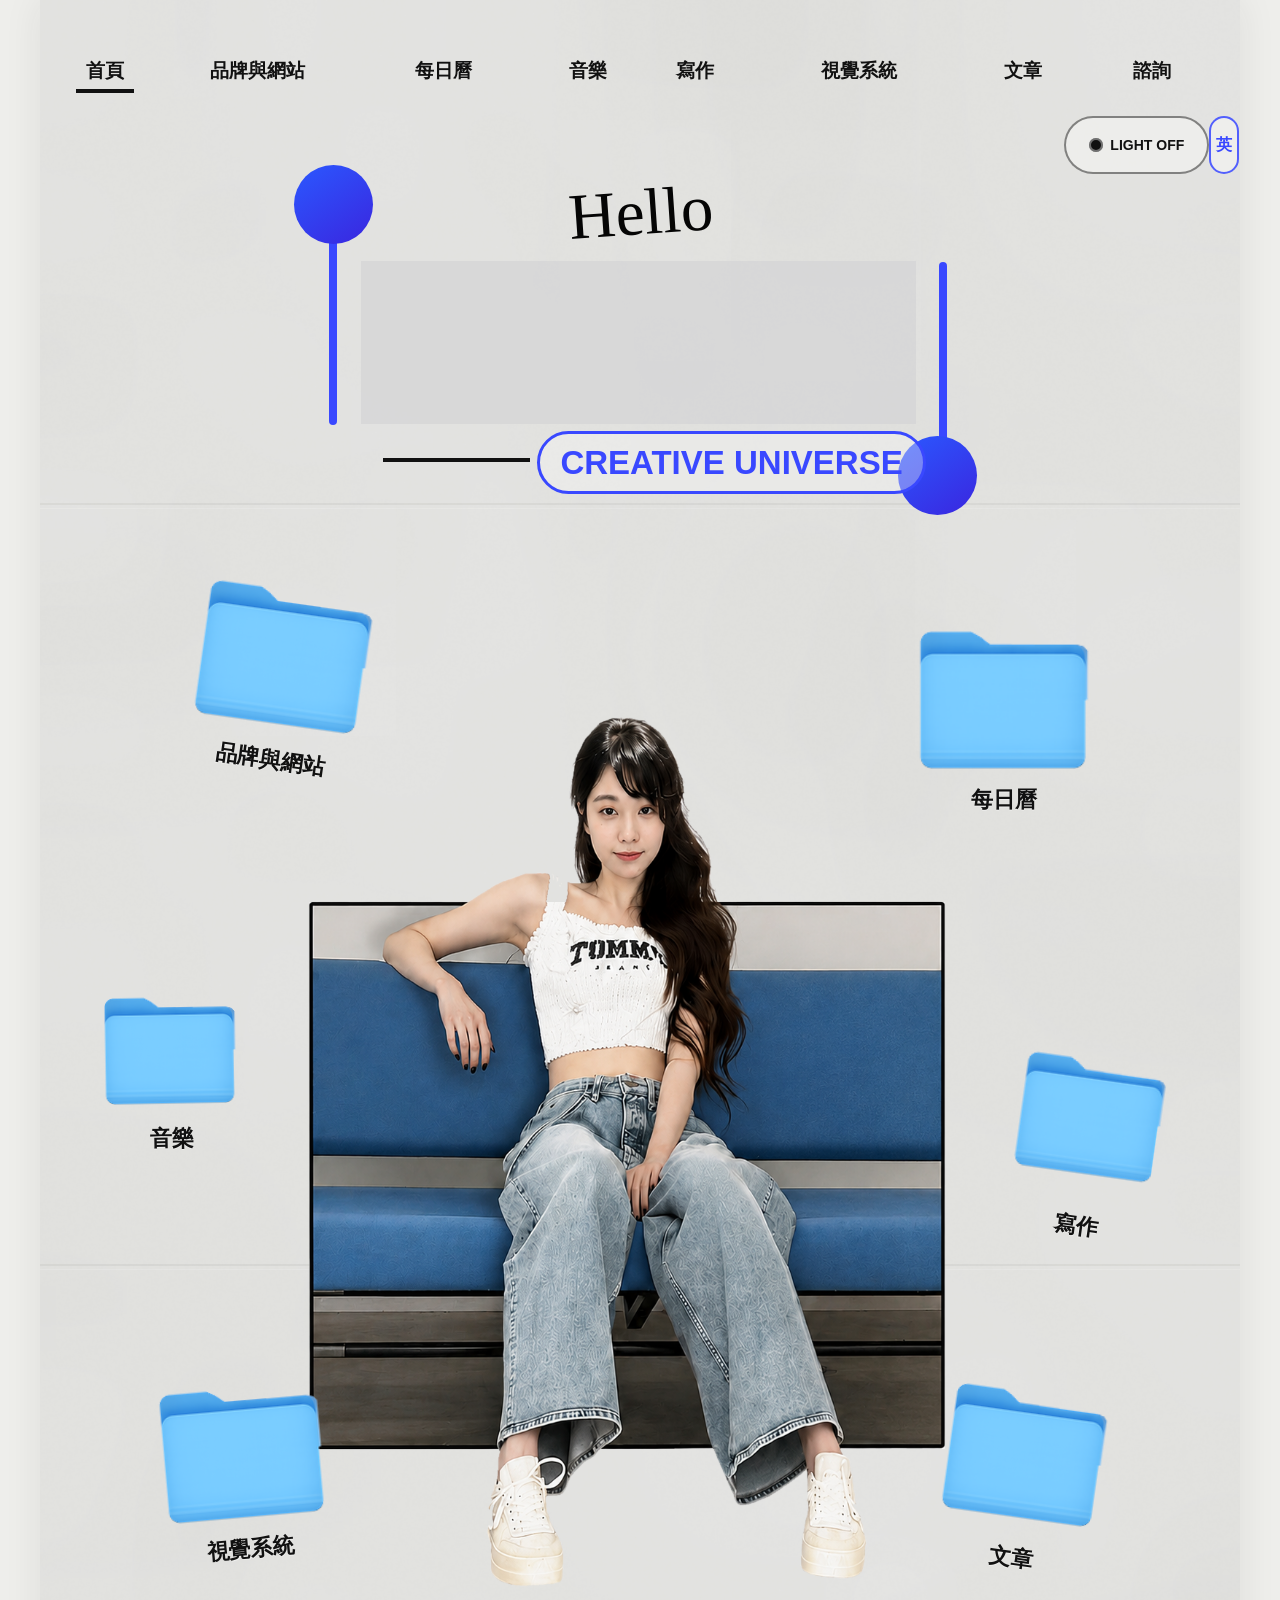
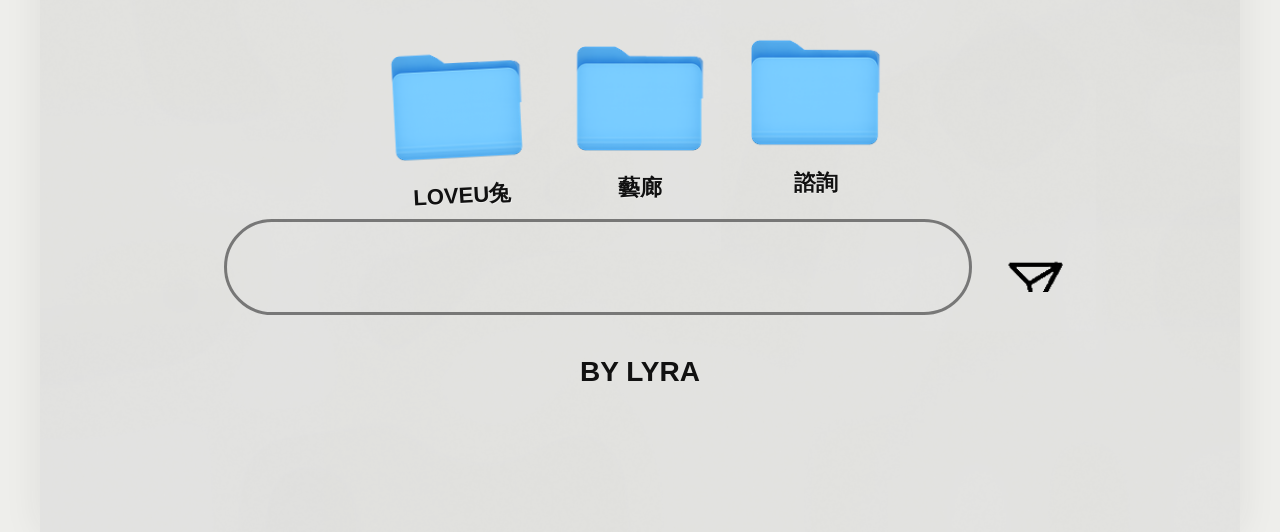
<file: index.html>
<!doctype html>
<html lang="zh-Hant">
  <head>
    <meta charset="utf-8">
    <meta name="viewport" content="width=device-width, initial-scale=1">
    <title>LYRA Creative Universe</title>
    <link rel="stylesheet" href="style.css?v=swap-vizion-brand-20261118">
    <script src="script.js?v=gallery-desktop-20261026" defer></script>
  </head>
  <body>
    <main class="stage is-zh" aria-label="LYRA Creative Universe">
      <h1 class="sr-only">LYRA Creative Universe</h1>
      <button class="light-toggle" type="button" aria-pressed="false">
        <span class="light-toggle-icon" aria-hidden="true"></span>
        <span class="light-toggle-text">LIGHT OFF</span>
      </button>
      <button class="language-toggle" type="button" aria-label="Switch language to English" aria-pressed="true">
        <span data-language-text>英</span>
      </button>

      <nav class="nav-hotspots" aria-label="Primary">
        <a class="hotspot nav-home" href="#home" data-en="Home" data-zh="首頁">首頁</a>
        <a class="hotspot nav-vizion" href="#vizion-system" data-en="Vizion System" data-zh="視覺系統">視覺系統</a>
        <a class="hotspot nav-calendar" href="#daily-calendar" data-en="Daily Calendar" data-zh="每日曆">每日曆</a>
        <a class="hotspot nav-music" href="#music" data-en="Music" data-zh="音樂">音樂</a>
        <a class="hotspot nav-writing" href="#writing" data-en="Writing" data-zh="寫作">寫作</a>
        <a class="hotspot nav-brand" href="#vanchuan-design" data-en="Brand &amp; Website" data-zh="品牌與網站">品牌與網站</a>
        <a class="hotspot nav-articles" href="#articles" data-en="Articles" data-zh="文章">文章</a>
        <a class="hotspot nav-consultation" href="book-a-consultation/index.html" data-en="Consultation" data-zh="諮詢">諮詢</a>
      </nav>

      <section class="hero-logo" id="home" aria-label="LYRA Creative Universe">
        <img class="hero-logo-art" src="assets/hero-logo-figure-2.png" alt="" aria-hidden="true">
        <div class="logo-rule left-rule"></div>
        <div class="logo-rule right-rule"></div>
        <div class="logo-orb left-orb"></div>
        <div class="logo-orb right-orb"></div>
        <p class="hello">Hello</p>
        <div class="lyra-panel">
          <span class="lyra-word" aria-label="LYRA">
            <span class="lyra-letter">L</span><span class="lyra-letter">Y</span><span class="lyra-letter">R</span><span class="lyra-letter">A</span>
          </span>
        </div>
        <div class="short-line" aria-hidden="true"></div>
        <p class="universe">Creative Universe</p>
      </section>

      <section class="portrait-scene" aria-label="Portrait">
        <img src="assets/portrait-scene.png" alt="">
      </section>

      <section class="folder-grid" aria-label="Creative sections">
        <a class="folder folder-vizion" id="vizion-system" href="#vizion-system">
          <img src="assets/folder-vizion-icon.png" alt="">
          <span data-en="Vizion System" data-zh="視覺系統">視覺系統</span>
        </a>
        <a class="folder folder-calendar" id="daily-calendar" href="#daily-calendar">
          <img src="assets/folder-calendar-icon.png" alt="">
          <span data-en="Daily<br>Calendar" data-zh="每日曆">每日曆</span>
        </a>
        <a class="folder folder-music" id="music" href="#music">
          <img src="assets/folder-music-icon.png" alt="">
          <span data-en="Music" data-zh="音樂">音樂</span>
        </a>
        <a class="folder folder-writing" id="writing" href="#writing">
          <img src="assets/folder-writing-icon.png" alt="">
          <span data-en="Writing" data-zh="寫作">寫作</span>
        </a>
        <a class="folder folder-brand" id="brand" href="#vanchuan-design">
          <img src="assets/folder-brand-icon.png" alt="">
          <span data-en="Brand &amp; Website" data-zh="品牌與網站">品牌與網站</span>
        </a>
        <a class="folder folder-articles" id="articles" href="#articles">
          <img src="assets/folder-articles-icon.png" alt="">
          <span data-en="Articles" data-zh="文章">文章</span>
        </a>
        <a class="folder folder-loveu-rabbit" id="loveu-rabbit" href="#loveu-rabbit">
          <img src="assets/folder-consultation-icon.png" alt="">
          <span data-en="LoveU兔" data-zh="LoveU兔">LoveU兔</span>
        </a>
        <a class="folder folder-gallery" id="gallery" href="#gallery">
          <img src="assets/folder-articles-icon.png" alt="">
          <span data-en="Gallery" data-zh="藝廊">藝廊</span>
        </a>
        <a class="folder folder-consultation" id="consultation" href="book-a-consultation/index.html">
          <img src="assets/folder-consultation-icon.png" alt="">
          <span data-en="Consultation" data-zh="諮詢">諮詢</span>
        </a>
      </section>

      <form class="message-form" action="#" aria-label="Send Message">
        <label class="sr-only" for="message" data-en="Send Message" data-zh="傳送訊息">傳送訊息</label>
        <input id="message" name="message" type="text" autocomplete="off" aria-label="傳送訊息" placeholder="想說些什麼？" data-placeholder-en="What's on your mind?" data-placeholder-zh="想說些什麼？">
        <button type="submit" aria-label="傳送訊息" data-aria-en="Send message" data-aria-zh="傳送訊息">
          <img src="assets/send-plane-icon.png" alt="">
        </button>
      </form>

      <p class="credit">BY LYRA</p>
      <section class="brand-website-view" aria-label="Brand Website" aria-hidden="true" style="position: fixed; inset: 0; z-index: 9999; display: none; width: 100vw; height: 100vh; background: #f2f2ef;">
        <iframe
          title="Brand Website"
          src="https://mina4272.github.io/j_home/Codex/lyra-design-no-filter/?v=1fadafd"
          loading="lazy"
          referrerpolicy="no-referrer-when-downgrade"
          style="display: block; width: 100%; height: 100%; border: 0; background: #f2f2ef;"
        ></iframe>
      </section>
      <section class="articles-view" aria-label="K-pop Culture" aria-hidden="true" style="position: fixed; inset: 0; z-index: 10000; display: none; width: 100vw; height: 100vh; background: #f4efe4;">
        <iframe
          title="K-pop Culture"
          src="articles/kpop-culture/kpop-culture.html?v=80feab2e"
          loading="lazy"
          style="display: block; width: 100%; height: 100%; border: 0; background: #f4efe4;"
        ></iframe>
      </section>
      <section class="gallery-desktop" aria-label="Creative Flow Lab Gallery" aria-hidden="true">
        <button class="gallery-desktop-icon" type="button" data-gallery-open aria-label="Open Gallery">
          <img src="assets/folder-articles-icon.png" alt="">
          <span>Gallery</span>
        </button>

        <section class="gallery-window is-minimized" role="dialog" aria-modal="false" aria-labelledby="gallery-title">
          <header class="gallery-titlebar" data-gallery-drag>
            <h2 id="gallery-title">Gallery</h2>
            <div class="gallery-window-controls">
              <button type="button" data-gallery-minimize aria-label="Minimize Gallery">&#8722;</button>
              <button type="button" data-gallery-maximize aria-label="Maximize Gallery">&#9633;</button>
              <button type="button" data-gallery-close aria-label="Close Gallery">&#215;</button>
            </div>
          </header>

          <div class="gallery-toolbar" aria-label="Gallery tools">
            <label class="gallery-tool-button">
              <input type="file" accept="image/*" multiple data-gallery-upload>
              <span aria-hidden="true">+</span> Upload images
            </label>
            <button class="gallery-tool-button" type="button" data-gallery-delete disabled>
              <span aria-hidden="true">&#128465;</span> Delete selected
            </button>
            <span class="gallery-status" data-gallery-status aria-live="polite"></span>
          </div>

          <div class="gallery-grid" aria-label="Gallery images">
            <button class="gallery-file" type="button" data-gallery-id="gallery-8595" data-gallery-kind="default"><img src="assets/gallery/gallery-01.jpg?v=mobile-20261026" alt="IMG 8595"><span>IMG_8595</span></button>
            <button class="gallery-file" type="button" data-gallery-id="gallery-8594" data-gallery-kind="default"><img src="assets/gallery/gallery-02.jpg?v=mobile-20261026" alt="IMG 8594"><span>IMG_8594</span></button>
            <button class="gallery-file" type="button" data-gallery-id="gallery-8549" data-gallery-kind="default"><img src="assets/gallery/gallery-03.jpg?v=mobile-20261026" alt="IMG 8549"><span>IMG_8549</span></button>
            <button class="gallery-file" type="button" data-gallery-id="gallery-8325" data-gallery-kind="default"><img src="assets/gallery/gallery-04.jpg?v=mobile-20261026" alt="IMG 8325"><span>IMG_8325</span></button>
          </div>

          <div class="gallery-viewer" aria-hidden="true">
            <header>
              <span data-gallery-caption>IMG_8595</span>
              <div class="gallery-viewer-actions">
                <button type="button" data-gallery-delete disabled aria-label="Delete image">&#128465;</button>
                <button type="button" data-gallery-viewer-close aria-label="Close image">&#215;</button>
              </div>
            </header>
            <div class="gallery-viewer-stage">
              <button type="button" class="gallery-viewer-nav is-prev" data-gallery-prev aria-label="Previous image">&#8249;</button>
              <img data-gallery-viewer-image src="assets/gallery/gallery-01.jpg?v=mobile-20261026" alt="">
              <button type="button" class="gallery-viewer-nav is-next" data-gallery-next aria-label="Next image">&#8250;</button>
            </div>
          </div>
        </section>

        <footer class="gallery-taskbar">
          <span class="gallery-start">LYRA</span>
          <button type="button" data-gallery-open><span aria-hidden="true">&#10148;</span> Gallery</button>
        </footer>
      </section>
      <audio id="bubble-pop-sound" src="assets/glossy-bubble-pop.wav" preload="auto"></audio>
    </main>
  </body>
</html>
</file>
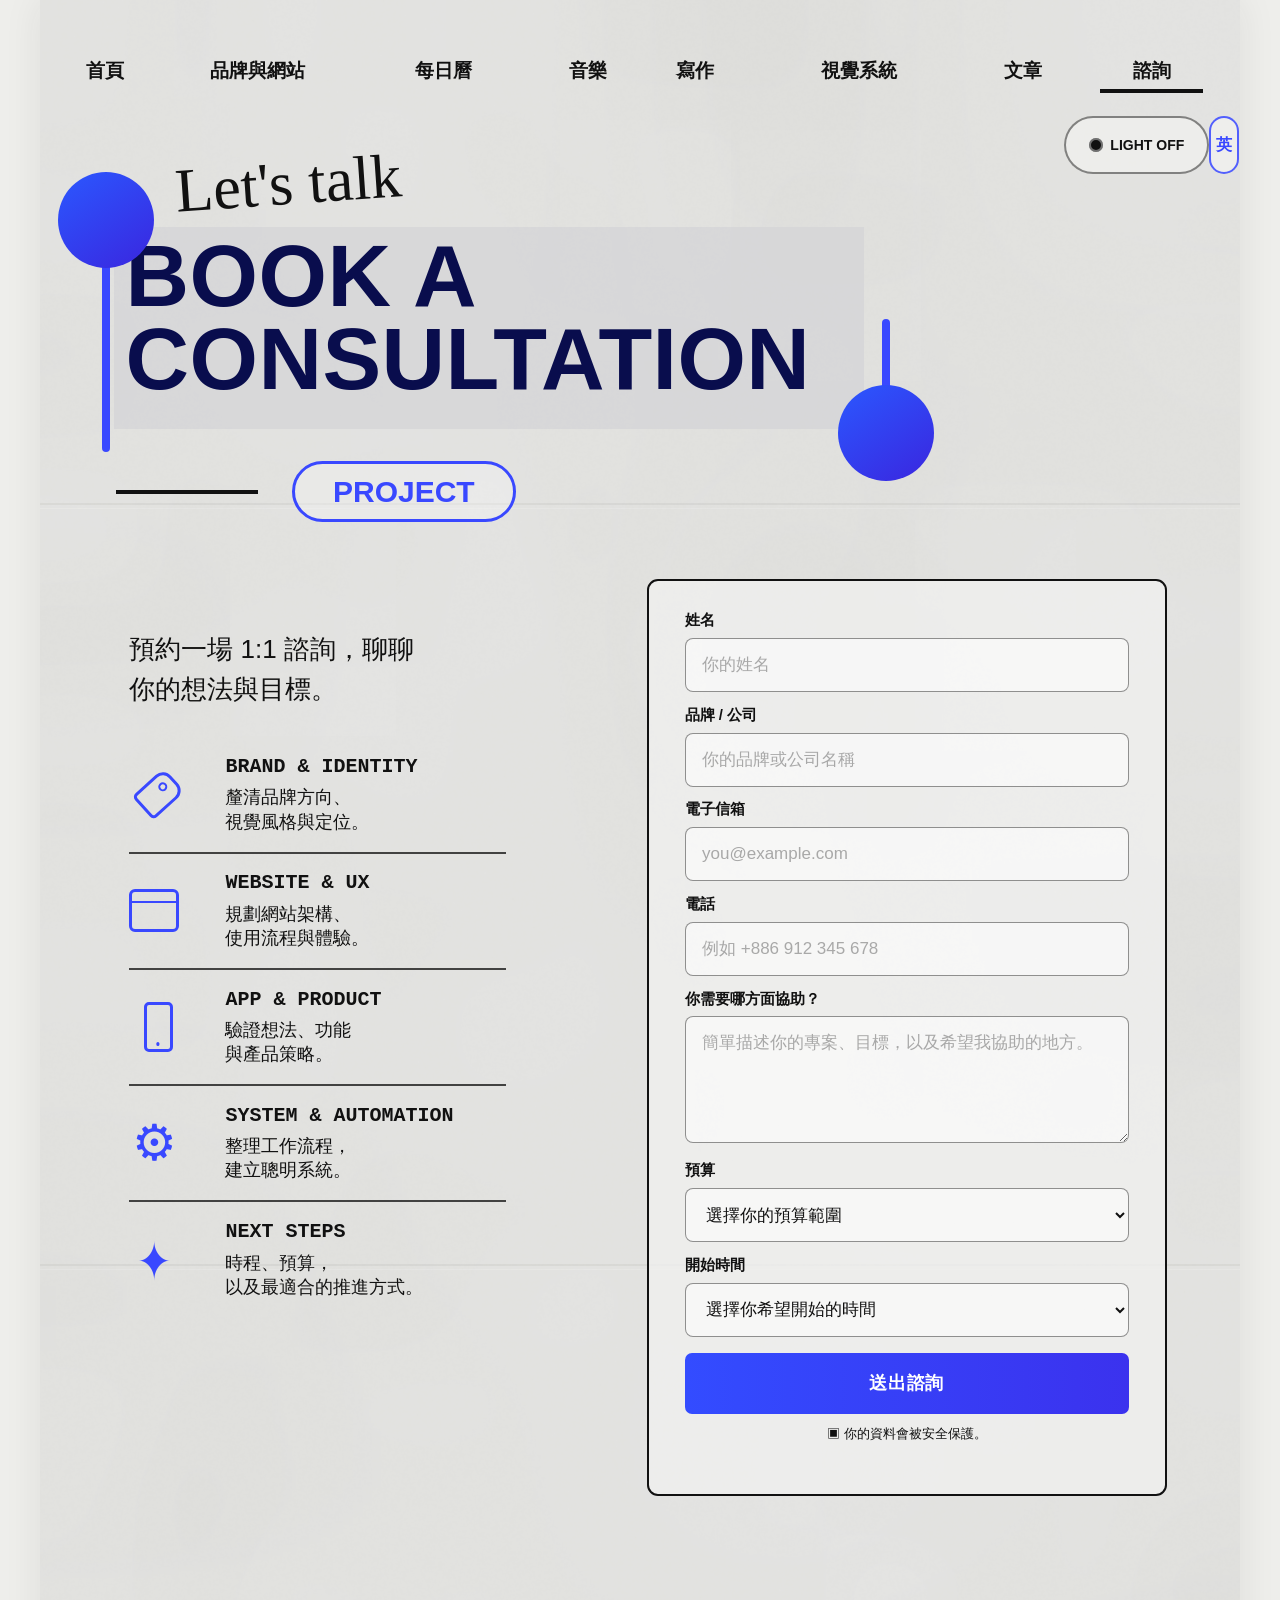
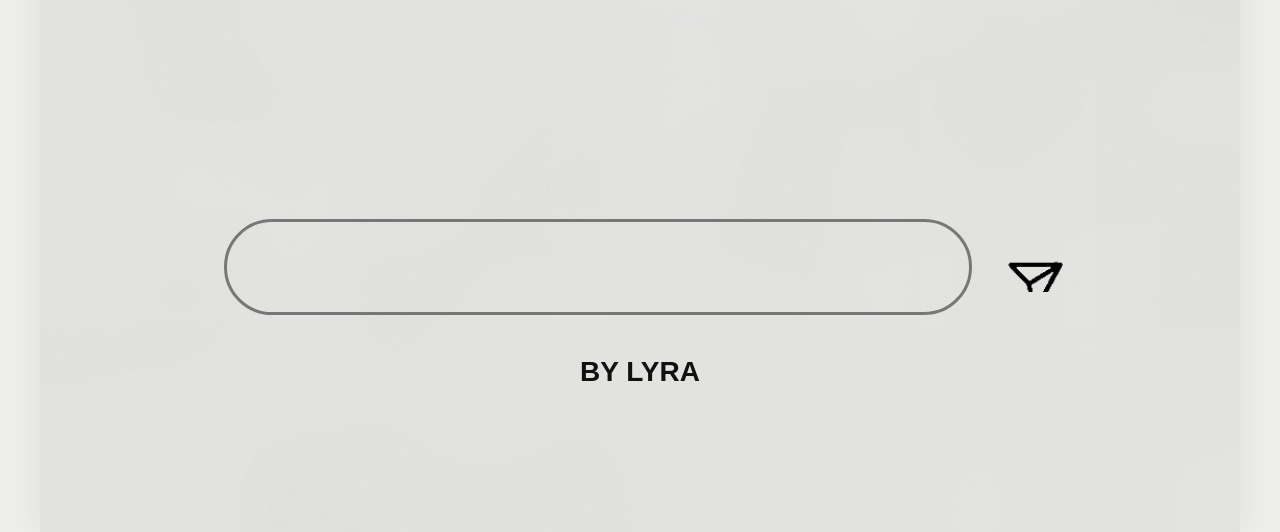
<file: book-a-consultation/index.html>
<!doctype html>
<html lang="zh-Hant">
  <head>
    <meta charset="utf-8">
    <meta name="viewport" content="width=device-width, initial-scale=1">
    <meta name="description" content="預約 Creative Flow Lab 諮詢，討論品牌、網站、App、系統與數位專案。">
    <title>預約諮詢 | Creative Flow Lab</title>
    <link rel="stylesheet" href="../style.css">
    <link rel="stylesheet" href="style.css">
    <script src="script.js" defer></script>
  </head>
  <body>
    <main class="consultation-page stage is-zh" aria-label="預約諮詢">
      <button class="light-toggle" type="button" aria-pressed="false">
        <span class="light-toggle-icon" aria-hidden="true"></span>
        <span class="light-toggle-text">LIGHT OFF</span>
      </button>

      <nav class="nav-hotspots" aria-label="Primary">
        <a class="hotspot nav-home" href="../index.html" data-en="Home" data-zh="首頁">首頁</a>
        <a class="hotspot nav-vizion" href="../#vizion-system" data-en="Vizion System" data-zh="視覺系統">視覺系統</a>
        <a class="hotspot nav-calendar" href="../#daily-calendar" data-en="Daily Calendar" data-zh="每日曆">每日曆</a>
        <a class="hotspot nav-music" href="../#music" data-en="Music" data-zh="音樂">音樂</a>
        <a class="hotspot nav-writing" href="../#writing" data-en="Writing" data-zh="寫作">寫作</a>
        <a class="hotspot nav-brand" href="../#vanchaun-design" data-en="Brand &amp; Website" data-zh="品牌與網站">品牌與網站</a>
        <a class="hotspot nav-articles" href="../#articles" data-en="Articles" data-zh="文章">文章</a>
        <a class="hotspot nav-consultation is-active" href="./" aria-current="page" data-en="Consultation" data-zh="諮詢">諮詢</a>
      </nav>

      <section class="hero" aria-labelledby="page-title">
        <div class="hero-heading">
          <span class="connector connector-left" aria-hidden="true"></span>
          <p class="script-label">Let's talk</p>
          <div class="headline-highlight">
            <h1 id="page-title"><span>BOOK A</span><span>CONSULTATION</span></h1>
          </div>
          <span class="connector connector-right" aria-hidden="true"></span>
          <div class="heading-footer">
            <span class="heading-rule" aria-hidden="true"></span>
            <span class="project-pill">PROJECT</span>
          </div>
        </div>
        <button class="consult-language-toggle" type="button" aria-label="Switch language to English" aria-pressed="true">
          <span data-language-text>英</span>
        </button>

        <div class="frame" aria-hidden="true"></div>

        <div class="intro-column">
          <p class="intro-copy" data-en="Book a 1:1 consultation call to discuss<br>your ideas and goals." data-zh="預約一場 1:1 諮詢，聊聊<br>你的想法與目標。">預約一場 1:1 諮詢，聊聊<br>你的想法與目標。</p>

          <ul class="service-list">
            <li>
              <span class="service-icon tag-icon" aria-hidden="true"></span>
              <div>
                <h2>BRAND &amp; IDENTITY</h2>
                <p data-en="Define your brand direction,<br>visual style, and positioning." data-zh="釐清品牌方向、<br>視覺風格與定位。">釐清品牌方向、<br>視覺風格與定位。</p>
              </div>
            </li>
            <li>
              <span class="service-icon window-icon" aria-hidden="true"></span>
              <div>
                <h2>WEBSITE &amp; UX</h2>
                <p data-en="Plan your website structure,<br>user flow, and experience." data-zh="規劃網站架構、<br>使用流程與體驗。">規劃網站架構、<br>使用流程與體驗。</p>
              </div>
            </li>
            <li>
              <span class="service-icon phone-icon" aria-hidden="true"></span>
              <div>
                <h2>APP &amp; PRODUCT</h2>
                <p data-en="Validate your idea, features,<br>and product strategy." data-zh="驗證想法、功能<br>與產品策略。">驗證想法、功能<br>與產品策略。</p>
              </div>
            </li>
            <li>
              <span class="service-icon gear-icon" aria-hidden="true">⚙</span>
              <div>
                <h2>SYSTEM &amp; AUTOMATION</h2>
                <p data-en="Streamline your operations<br>and build smart systems." data-zh="整理工作流程，<br>建立聰明系統。">整理工作流程，<br>建立聰明系統。</p>
              </div>
            </li>
            <li>
              <span class="service-icon sparkle-icon" aria-hidden="true">✦</span>
              <div>
                <h2>NEXT STEPS</h2>
                <p data-en="Timeline, budget, and the best<br>plan to move forward." data-zh="時程、預算，<br>以及最適合的推進方式。">時程、預算，<br>以及最適合的推進方式。</p>
              </div>
            </li>
          </ul>
        </div>

        <form class="consultation-form" id="consultation-form" novalidate>
          <div class="field-group">
            <label for="name" data-en="NAME" data-zh="姓名">姓名</label>
            <input id="name" name="name" type="text" placeholder="你的姓名" autocomplete="name" required data-placeholder-en="Your full name" data-placeholder-zh="你的姓名">
          </div>

          <div class="field-group">
            <label for="company" data-en="BRAND / COMPANY" data-zh="品牌 / 公司">品牌 / 公司</label>
            <input id="company" name="company" type="text" placeholder="你的品牌或公司名稱" autocomplete="organization" data-placeholder-en="Your brand or company name" data-placeholder-zh="你的品牌或公司名稱">
          </div>

          <div class="field-group">
            <label for="email" data-en="EMAIL" data-zh="電子信箱">電子信箱</label>
            <input id="email" name="email" type="email" placeholder="you@example.com" autocomplete="email" required data-placeholder-en="you@example.com" data-placeholder-zh="you@example.com">
          </div>

          <div class="field-group">
            <label for="phone" data-en="PHONE" data-zh="電話">電話</label>
            <input id="phone" name="phone" type="tel" placeholder="例如 +886 912 345 678" autocomplete="tel" data-placeholder-en="e.g. +886 912 345 678" data-placeholder-zh="例如 +886 912 345 678">
          </div>

          <div class="field-group">
            <label for="project" data-en="WHAT DO YOU NEED HELP WITH?" data-zh="你需要哪方面協助？">你需要哪方面協助？</label>
            <textarea id="project" name="project" rows="4" placeholder="簡單描述你的專案、目標，以及希望我協助的地方。" required data-placeholder-en="Tell me about your project, goals, and what you need help with." data-placeholder-zh="簡單描述你的專案、目標，以及希望我協助的地方。"></textarea>
          </div>

          <div class="field-group">
            <label for="budget" data-en="BUDGET" data-zh="預算">預算</label>
            <select id="budget" name="budget" required>
              <option value="" selected disabled data-en="Select your budget range" data-zh="選擇你的預算範圍">選擇你的預算範圍</option>
              <option data-en="Not sure yet" data-zh="還不確定">還不確定</option>
              <option data-en="Under NT$10,000" data-zh="NT$10,000 以下">NT$10,000 以下</option>
              <option>NT$10,000-30,000</option>
              <option>NT$30,000-60,000</option>
              <option>NT$60,000-100,000</option>
              <option>NT$100,000+</option>
            </select>
          </div>

          <div class="field-group">
            <label for="start-time" data-en="START TIME" data-zh="開始時間">開始時間</label>
            <select id="start-time" name="start_time" required>
              <option value="" selected disabled data-en="Select your preferred time" data-zh="選擇你希望開始的時間">選擇你希望開始的時間</option>
              <option data-en="As soon as possible" data-zh="越快越好">越快越好</option>
              <option data-en="Within one month" data-zh="一個月內">一個月內</option>
              <option data-en="Within 1-3 months" data-zh="一到三個月內">一到三個月內</option>
              <option data-en="After 3 months" data-zh="三個月後">三個月後</option>
              <option data-en="Not sure yet" data-zh="還不確定">還不確定</option>
            </select>
          </div>

          <input class="honeypot" type="text" name="website" tabindex="-1" autocomplete="off" aria-hidden="true">
          <input type="hidden" name="_subject" value="New Creative Flow Lab inquiry">
          <input type="hidden" name="_template" value="table">
          <input type="hidden" name="_captcha" value="false">
          <button class="submit-button" type="submit" data-en="SEND INQUIRY" data-zh="送出諮詢">送出諮詢</button>
          <p class="privacy-note"><span aria-hidden="true">▣</span> <span data-en="Your information is safe and secure." data-zh="你的資料會被安全保護。">你的資料會被安全保護。</span></p>
          <p class="form-status" id="form-status" role="status" aria-live="polite"></p>
        </form>

        <a class="floating-folder folder-brand" href="#consultation-form" aria-label="Brand consultation">
          <img src="../assets/folder-brand-icon.png" alt="">
          <span>BRAND.PDF</span>
        </a>
        <a class="floating-folder folder-website" href="#consultation-form" aria-label="Website consultation">
          <img src="../assets/folder-vizion-icon.png" alt="">
          <span>WEBSITE.ZIP</span>
        </a>
        <a class="floating-folder folder-app" href="#consultation-form" aria-label="App consultation">
          <img src="../assets/folder-calendar-icon.png" alt="">
          <span>APP.FILE</span>
        </a>
        <a class="floating-folder folder-plan" href="#consultation-form" aria-label="Project planning consultation">
          <img src="../assets/folder-consultation-icon.png" alt="">
          <span>PLAN.DOC</span>
        </a>
      </section>

      <form class="message-form" action="#consultation-form" aria-label="Send Message">
        <label class="sr-only" for="message" data-en="Send Message" data-zh="傳送訊息">傳送訊息</label>
        <input id="message" name="message" type="text" autocomplete="off" aria-label="傳送訊息" placeholder="想說些什麼？" data-placeholder-en="What's on your mind?" data-placeholder-zh="想說些什麼？">
        <button type="submit" aria-label="前往諮詢表單" data-aria-en="Go to consultation form" data-aria-zh="前往諮詢表單">
          <img src="../assets/send-plane-icon.png" alt="">
        </button>
      </form>

      <p class="credit">BY LYRA</p>
      <audio id="bubble-pop-sound" src="../assets/glossy-bubble-pop.wav" preload="auto"></audio>
    </main>
  </body>
</html>
</file>
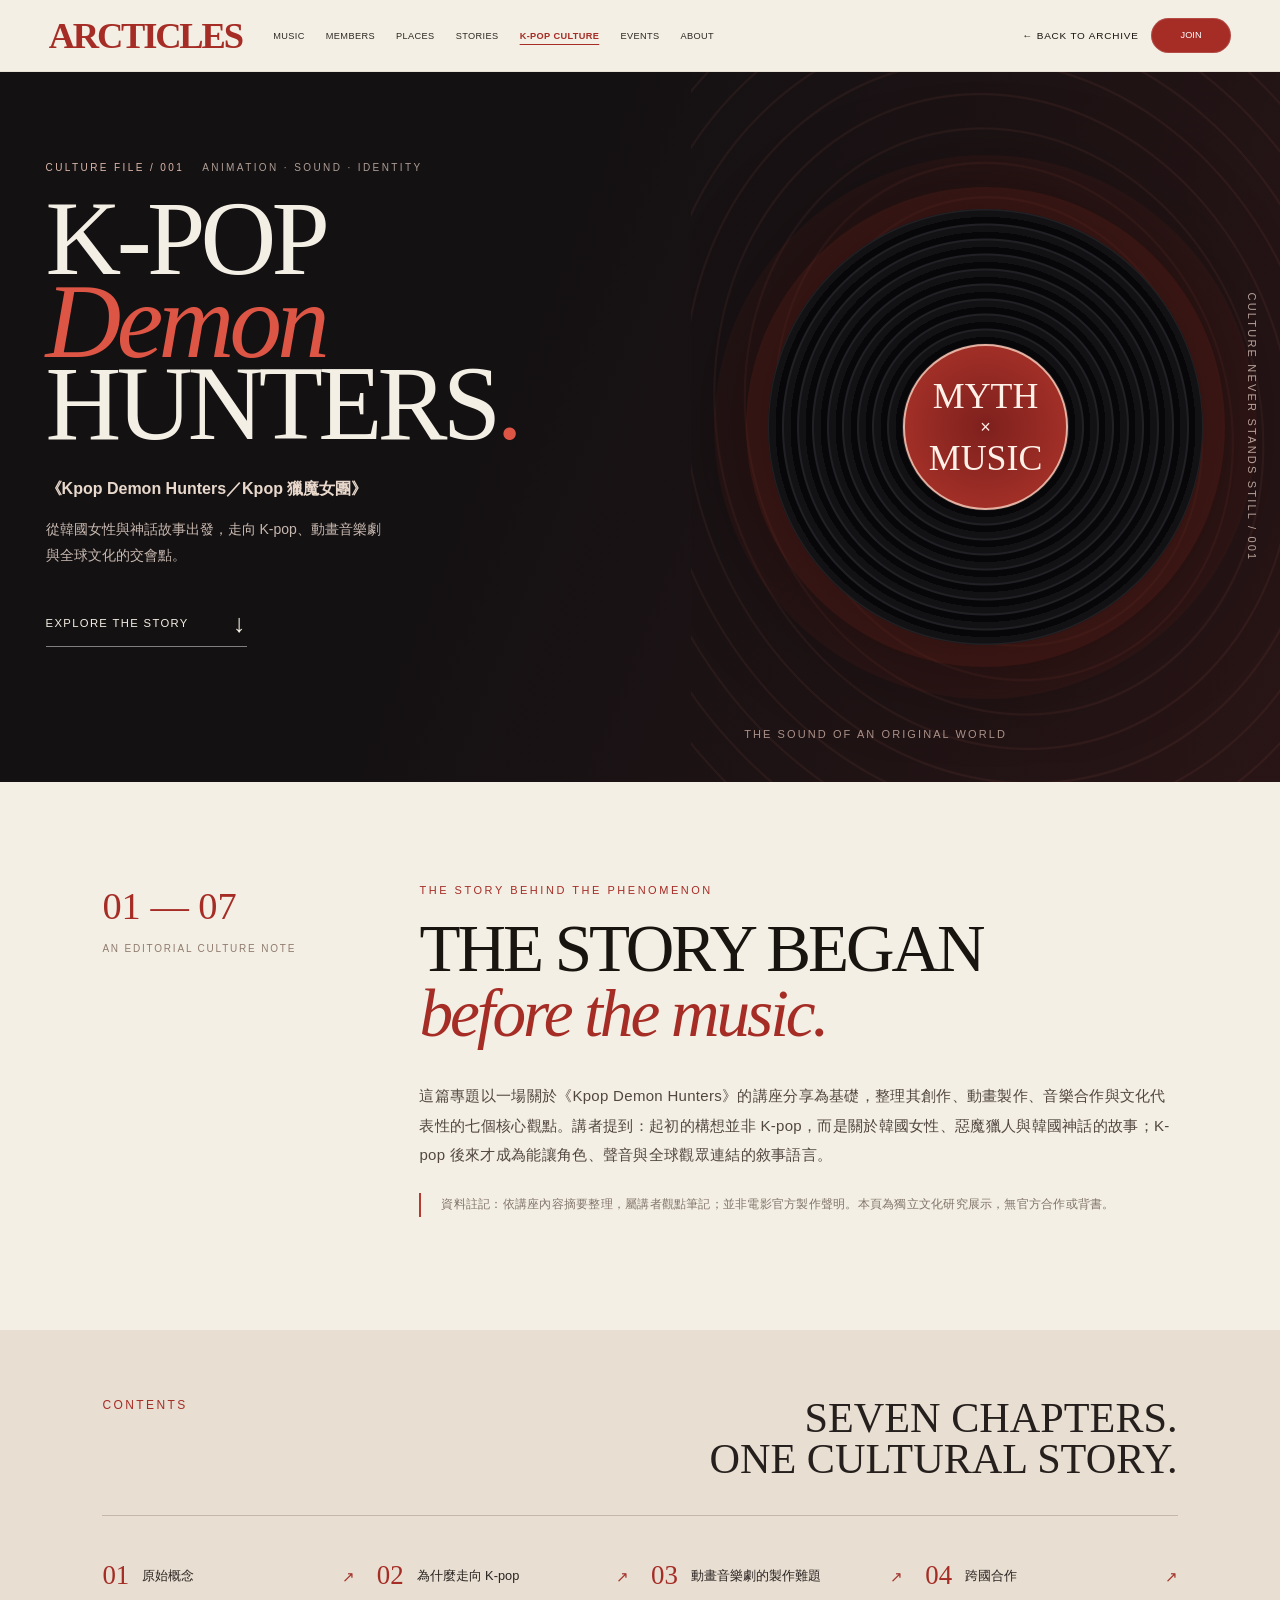
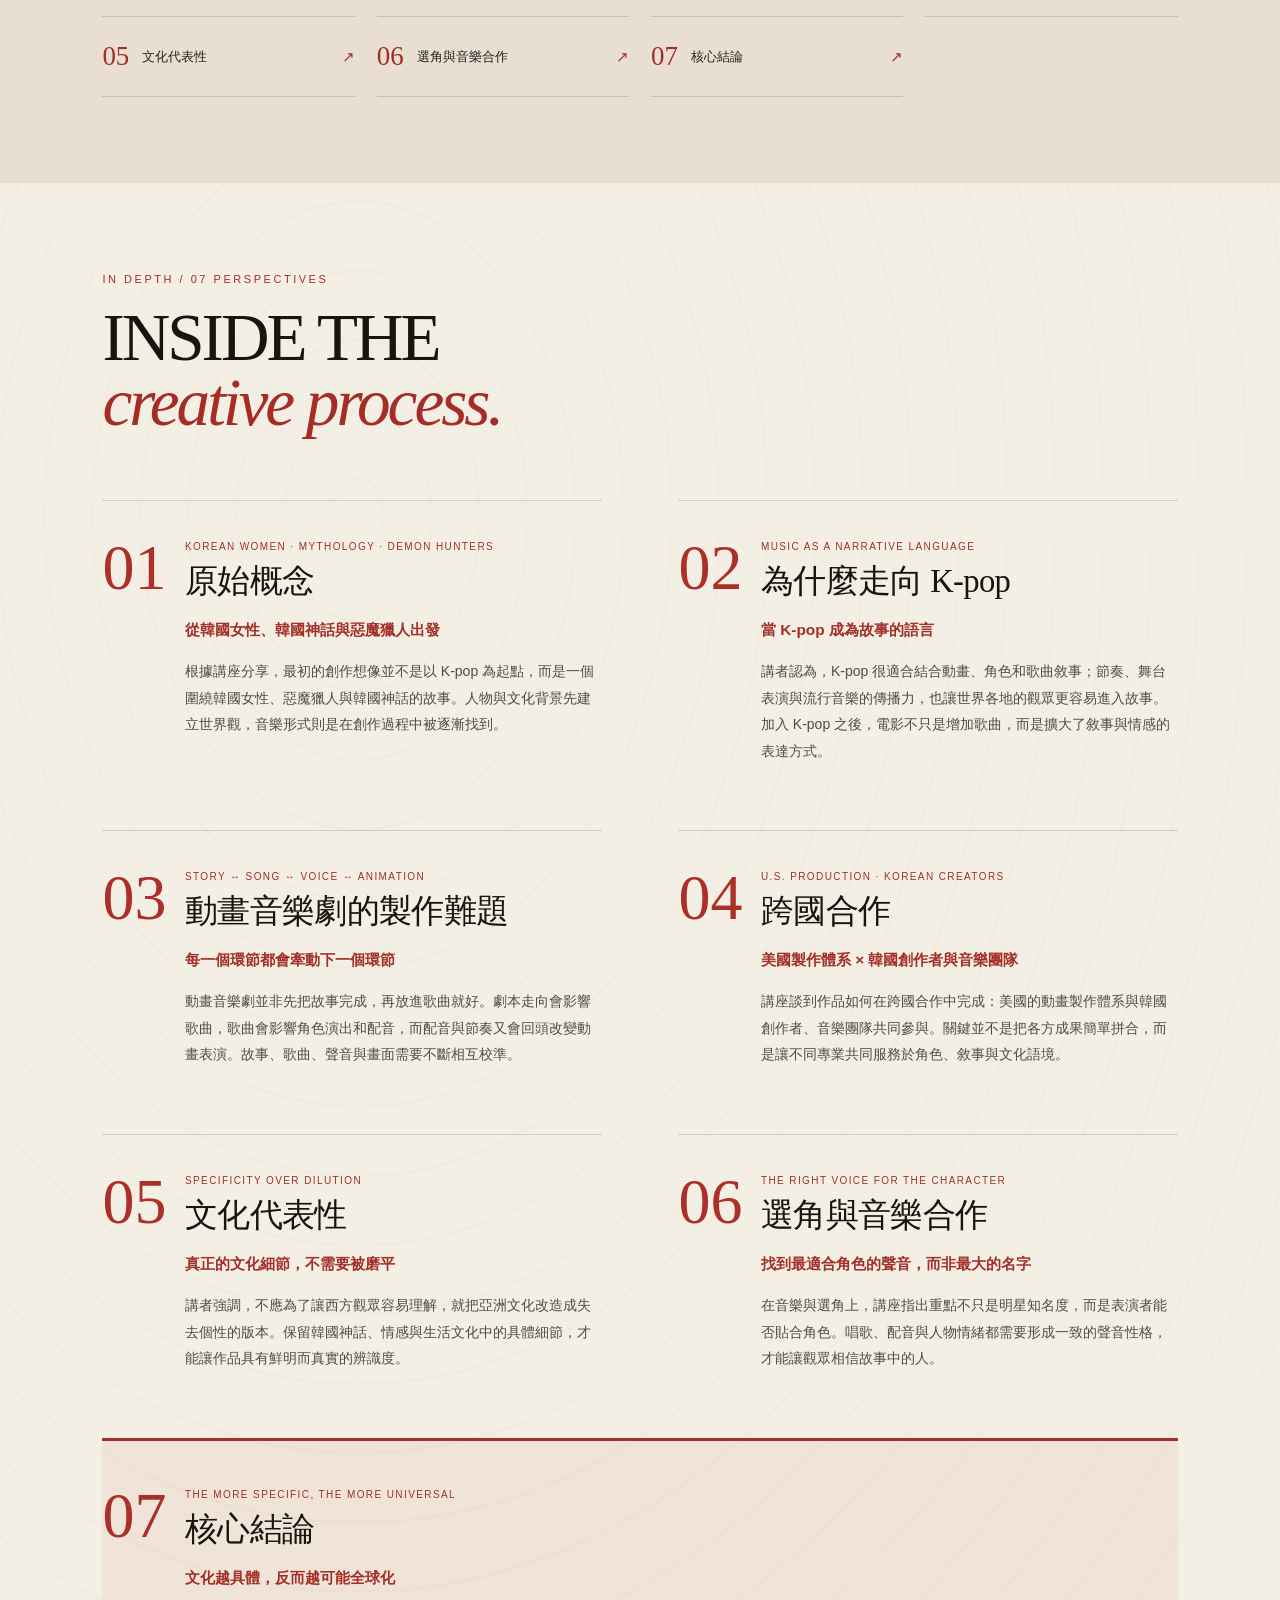
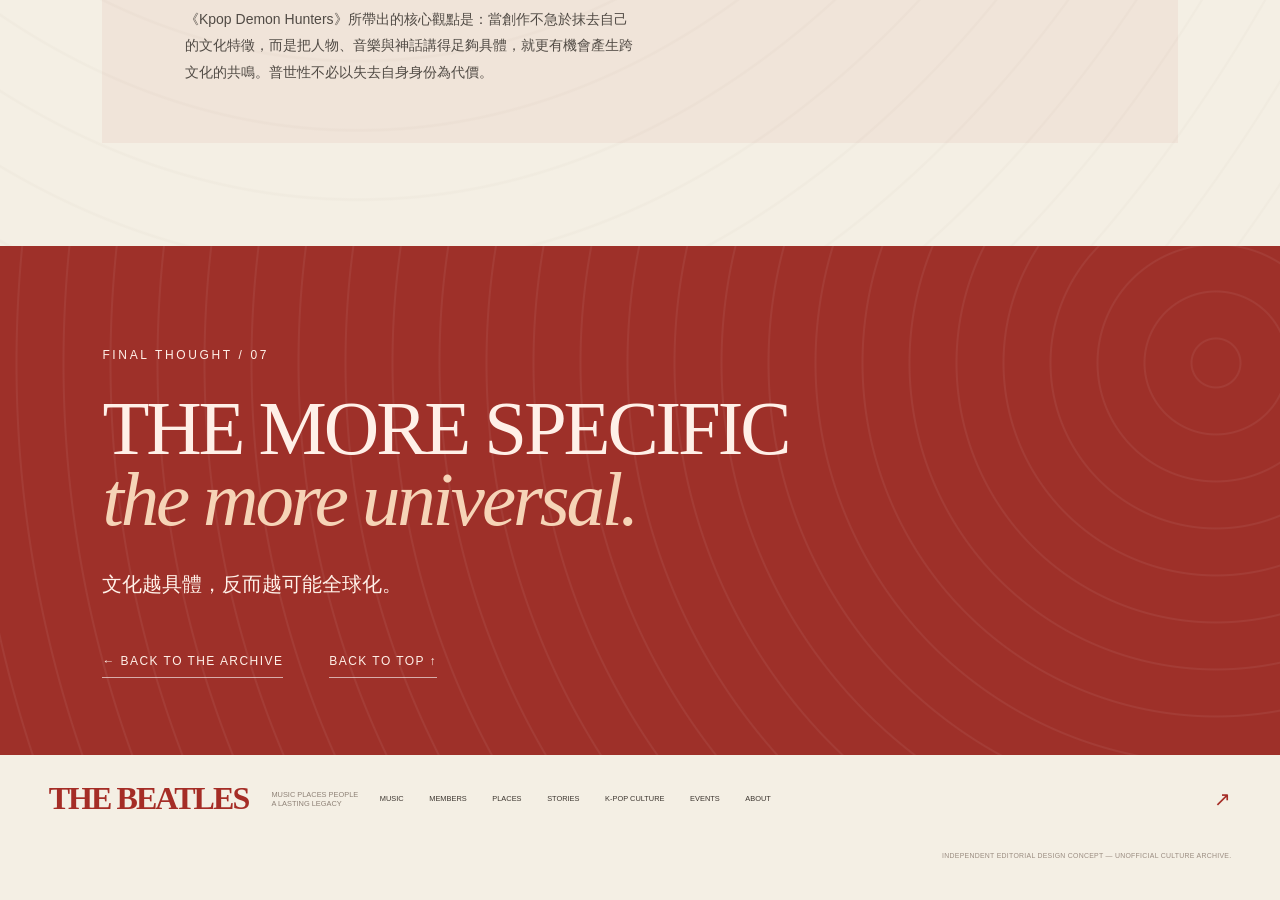
<file: articles/kpop-culture/kpop-culture.html>
<!doctype html>
<html lang="zh-Hant">
<head>
  <meta charset="utf-8" />
  <meta name="viewport" content="width=device-width, initial-scale=1" />
  <meta name="theme-color" content="#f4efe4" />
  <meta name="description" content="從韓國神話到全球 K-pop 音樂敘事：七個篇章梳理《Kpop Demon Hunters／Kpop 獵魔女團》的創作起點、動畫製作、合作與文化代表性。" />
  <title>Kpop Demon Hunters | K-pop Culture Files — A Wider World of Music</title>
  <link rel="stylesheet" href="styles.css" />
  <link rel="stylesheet" href="kpop-culture.css" />
</head>
<body>
  <div class="site-shell" id="top">
    <header class="site-header kpop-page-header">
      <a class="brand" href="index.html#top" aria-label="ARCTICLES">ARCTICLES</a>
      <button class="menu-toggle" type="button" aria-label="Open menu" aria-expanded="false" aria-controls="kpop-main-nav">Menu</button>
      <nav class="primary-nav" id="kpop-main-nav" aria-label="Primary navigation">
        <a href="index.html#music">Music</a>
        <a href="index.html#members">Members</a>
        <a href="index.html#places">Places</a>
        <a href="index.html#stories">Stories</a>
        <a href="kpop-culture.html" class="nav-kpop" aria-current="page">K-pop Culture</a>
        <a href="index.html#events">Events</a>
        <a href="index.html#about">About</a>
      </nav>
      <div class="header-actions">
        <a class="kpop-header-back" href="index.html#stories">← Back to archive</a>
        <a class="join-btn" href="index.html#newsletter">Join</a>
      </div>
    </header>

    <main class="kpop-page">
      <section class="kpop-hero" aria-labelledby="kpop-title">
        <div class="kpop-hero-copy">
          <p class="kpop-hero-eyebrow">Culture file / 001 <span>Animation · Sound · Identity</span></p>
          <h1 id="kpop-title">K-pop<br /><em>Demon</em><br />Hunters<span class="kpop-period">.</span></h1>
          <p class="kpop-hero-zh">《Kpop Demon Hunters／Kpop 獵魔女團》</p>
          <p class="kpop-hero-intro">從韓國女性與神話故事出發，走向 K-pop、動畫音樂劇與全球文化的交會點。</p>
          <a class="kpop-hero-scroll" href="#kpop-intro">Explore the story <span aria-hidden="true">↓</span></a>
        </div>
        <div class="kpop-hero-art" aria-hidden="true">
          <div class="kpop-wave-lines"></div>
          <div class="kpop-orbit"><div class="kpop-orbit-core"><strong>MYTH</strong><small>×</small><strong>MUSIC</strong></div></div>
          <div class="kpop-vertical-type">CULTURE NEVER STANDS STILL / 001</div>
          <div class="kpop-hero-art-caption">THE SOUND OF AN ORIGINAL WORLD</div>
        </div>
      </section>

      <section class="kpop-intro" id="kpop-intro" aria-labelledby="kpop-intro-title">
        <div class="kpop-intro-index">01 — 07 <span>AN EDITORIAL CULTURE NOTE</span></div>
        <div class="kpop-intro-content">
          <p class="kpop-kicker">The story behind the phenomenon</p>
          <h2 id="kpop-intro-title">The story began<br /><em>before the music.</em></h2>
          <p>這篇專題以一場關於《Kpop Demon Hunters》的講座分享為基礎，整理其創作、動畫製作、音樂合作與文化代表性的七個核心觀點。講者提到：起初的構想並非 K-pop，而是關於韓國女性、惡魔獵人與韓國神話的故事；K-pop 後來才成為能讓角色、聲音與全球觀眾連結的敘事語言。</p>
          <p class="kpop-source-note">資料註記：依講座內容摘要整理，屬講者觀點筆記；並非電影官方製作聲明。本頁為獨立文化研究展示，無官方合作或背書。</p>
        </div>
      </section>

      <section class="kpop-overview" aria-labelledby="kpop-overview-title">
        <div class="kpop-section-heading"><span>CONTENTS</span><h2 id="kpop-overview-title">Seven chapters.<br />One cultural story.</h2></div>
        <nav class="kpop-chapter-nav" aria-label="七個主題章節">
            <a href="#chapter-1"><span>01</span><strong>原始概念</strong><span aria-hidden="true">↗</span></a>
            <a href="#chapter-2"><span>02</span><strong>為什麼走向 K-pop</strong><span aria-hidden="true">↗</span></a>
            <a href="#chapter-3"><span>03</span><strong>動畫音樂劇的製作難題</strong><span aria-hidden="true">↗</span></a>
            <a href="#chapter-4"><span>04</span><strong>跨國合作</strong><span aria-hidden="true">↗</span></a>
            <a href="#chapter-5"><span>05</span><strong>文化代表性</strong><span aria-hidden="true">↗</span></a>
            <a href="#chapter-6"><span>06</span><strong>選角與音樂合作</strong><span aria-hidden="true">↗</span></a>
            <a href="#chapter-7"><span>07</span><strong>核心結論</strong><span aria-hidden="true">↗</span></a>
        </nav>
      </section>

      <section class="kpop-chapters" aria-labelledby="kpop-chapters-title">
        <div class="kpop-chapters-heading"><p class="kpop-kicker">In depth / 07 perspectives</p><h2 id="kpop-chapters-title">Inside the<br /><em>creative process.</em></h2></div>
        <div class="kpop-chapters-grid">
          <article class="kpop-chapter " id="chapter-1" aria-labelledby="chapter-title-1">
            <div class="kpop-chapter-number" aria-hidden="true">01</div>
            <div class="kpop-chapter-body">
              <p class="kpop-chapter-kicker">Korean women · Mythology · Demon hunters</p>
              <h3 id="chapter-title-1">原始概念</h3>
              <h4>從韓國女性、韓國神話與惡魔獵人出發</h4>
              <p>根據講座分享，最初的創作想像並不是以 K-pop 為起點，而是一個圍繞韓國女性、惡魔獵人與韓國神話的故事。人物與文化背景先建立世界觀，音樂形式則是在創作過程中被逐漸找到。</p>
            </div>
          </article>
          <article class="kpop-chapter " id="chapter-2" aria-labelledby="chapter-title-2">
            <div class="kpop-chapter-number" aria-hidden="true">02</div>
            <div class="kpop-chapter-body">
              <p class="kpop-chapter-kicker">Music as a narrative language</p>
              <h3 id="chapter-title-2">為什麼走向 K-pop</h3>
              <h4>當 K-pop 成為故事的語言</h4>
              <p>講者認為，K-pop 很適合結合動畫、角色和歌曲敘事；節奏、舞台表演與流行音樂的傳播力，也讓世界各地的觀眾更容易進入故事。加入 K-pop 之後，電影不只是增加歌曲，而是擴大了敘事與情感的表達方式。</p>
            </div>
          </article>
          <article class="kpop-chapter " id="chapter-3" aria-labelledby="chapter-title-3">
            <div class="kpop-chapter-number" aria-hidden="true">03</div>
            <div class="kpop-chapter-body">
              <p class="kpop-chapter-kicker">Story ↔ Song ↔ Voice ↔ Animation</p>
              <h3 id="chapter-title-3">動畫音樂劇的製作難題</h3>
              <h4>每一個環節都會牽動下一個環節</h4>
              <p>動畫音樂劇並非先把故事完成，再放進歌曲就好。劇本走向會影響歌曲，歌曲會影響角色演出和配音，而配音與節奏又會回頭改變動畫表演。故事、歌曲、聲音與畫面需要不斷相互校準。</p>
            </div>
          </article>
          <article class="kpop-chapter " id="chapter-4" aria-labelledby="chapter-title-4">
            <div class="kpop-chapter-number" aria-hidden="true">04</div>
            <div class="kpop-chapter-body">
              <p class="kpop-chapter-kicker">U.S. production · Korean creators</p>
              <h3 id="chapter-title-4">跨國合作</h3>
              <h4>美國製作體系 × 韓國創作者與音樂團隊</h4>
              <p>講座談到作品如何在跨國合作中完成：美國的動畫製作體系與韓國創作者、音樂團隊共同參與。關鍵並不是把各方成果簡單拼合，而是讓不同專業共同服務於角色、敘事與文化語境。</p>
            </div>
          </article>
          <article class="kpop-chapter " id="chapter-5" aria-labelledby="chapter-title-5">
            <div class="kpop-chapter-number" aria-hidden="true">05</div>
            <div class="kpop-chapter-body">
              <p class="kpop-chapter-kicker">Specificity over dilution</p>
              <h3 id="chapter-title-5">文化代表性</h3>
              <h4>真正的文化細節，不需要被磨平</h4>
              <p>講者強調，不應為了讓西方觀眾容易理解，就把亞洲文化改造成失去個性的版本。保留韓國神話、情感與生活文化中的具體細節，才能讓作品具有鮮明而真實的辨識度。</p>
            </div>
          </article>
          <article class="kpop-chapter " id="chapter-6" aria-labelledby="chapter-title-6">
            <div class="kpop-chapter-number" aria-hidden="true">06</div>
            <div class="kpop-chapter-body">
              <p class="kpop-chapter-kicker">The right voice for the character</p>
              <h3 id="chapter-title-6">選角與音樂合作</h3>
              <h4>找到最適合角色的聲音，而非最大的名字</h4>
              <p>在音樂與選角上，講座指出重點不只是明星知名度，而是表演者能否貼合角色。唱歌、配音與人物情緒都需要形成一致的聲音性格，才能讓觀眾相信故事中的人。</p>
            </div>
          </article>
          <article class="kpop-chapter kpop-chapter-finale" id="chapter-7" aria-labelledby="chapter-title-7">
            <div class="kpop-chapter-number" aria-hidden="true">07</div>
            <div class="kpop-chapter-body">
              <p class="kpop-chapter-kicker">The more specific, the more universal</p>
              <h3 id="chapter-title-7">核心結論</h3>
              <h4>文化越具體，反而越可能全球化</h4>
              <p>《Kpop Demon Hunters》所帶出的核心觀點是：當創作不急於抹去自己的文化特徵，而是把人物、音樂與神話講得足夠具體，就更有機會產生跨文化的共鳴。普世性不必以失去自身身份為代價。</p>
            </div>
          </article>
        </div>
      </section>

      <section class="kpop-conclusion" aria-labelledby="kpop-conclusion-title">
        <span class="kpop-conclusion-index">FINAL THOUGHT / 07</span>
        <h2 id="kpop-conclusion-title">The more specific<br /><em>the more universal.</em></h2>
        <p>文化越具體，反而越可能全球化。</p>
        <div class="kpop-conclusion-actions">
          <a class="kpop-return-link" href="index.html#stories">← Back to the archive</a>
          <a class="kpop-top-link" href="#top">Back to top ↑</a>
        </div>
      </section>
    </main>

    <footer class="site-footer kpop-footer">
      <div class="footer-brand"><a class="brand" href="index.html#top">The Beatles</a><span>Music places people<br />A lasting legacy</span></div>
      <nav aria-label="Footer navigation"><a href="index.html#music">Music</a><a href="index.html#members">Members</a><a href="index.html#places">Places</a><a href="index.html#stories">Stories</a><a href="kpop-culture.html" aria-current="page">K-pop Culture</a><a href="index.html#events">Events</a><a href="index.html#about">About</a></nav>
      <div class="footer-social"><a href="index.html#top" aria-label="Return to archive">↗</a></div>
      <small>Independent editorial design concept — Unofficial culture archive.</small>
    </footer>
  </div>
  <script src="script.js"></script>
</body>
</html>
</file>
<file: style.css>
:root {
  --design-width: 1200;
  --design-height: 2132;
  --blue: #3948ff;
  --nav-size: min(1.68vw, 20px);
  --label-size: min(2vw, 24px);
}

* {
  box-sizing: border-box;
  -webkit-tap-highlight-color: transparent;
}

html {
  min-height: 100%;
  background: #eeeeeb url("assets/wall-texture-1200.png") center top / min(100vw, 1200px) auto repeat-y;
}

body {
  min-height: 100%;
  margin: 0;
  display: grid;
  place-items: start center;
  color: #111;
  font-family: "Arial Narrow", "Helvetica Neue", Arial, sans-serif;
  transition: background-color 180ms ease;
}

body.is-dark {
  background: #02051d;
}

.stage {
  position: relative;
  width: min(100vw, 1200px);
  aspect-ratio: var(--design-width) / var(--design-height);
  min-height: min(177.6667vw, 2132px);
  overflow: hidden;
  background: url("assets/wall-texture-1200.png") center top / 100% 100% no-repeat;
  box-shadow: 0 0 36px rgba(40, 40, 40, 0.08);
  transition: background 220ms ease, box-shadow 220ms ease;
}

.stage::before,
.stage::after {
  position: absolute;
  pointer-events: none;
}

.stage.is-dark {
  background:
    radial-gradient(circle at 52% 37%, rgba(132, 58, 255, 0.28), transparent 34%),
    linear-gradient(180deg, rgba(2, 4, 25, 0.1), rgba(5, 1, 30, 0.72)),
    url("assets/dark-room-bg.png") center top / 100% 100% no-repeat;
  box-shadow: 0 0 42px rgba(115, 69, 255, 0.28);
}

.stage.is-dark::before {
  content: "";
  inset: 0;
  z-index: 1;
  background:
    radial-gradient(circle at 3% 22%, rgba(111, 132, 255, 0.78) 0 0.12%, transparent 0.2%),
    radial-gradient(circle at 61% 12%, rgba(255, 110, 244, 0.8) 0 0.1%, transparent 0.18%),
    radial-gradient(circle at 35% 35%, rgba(255, 89, 242, 0.85) 0 0.12%, transparent 0.22%),
    radial-gradient(circle at 52% 42%, rgba(114, 159, 255, 0.65) 0 0.1%, transparent 0.2%),
    linear-gradient(90deg, rgba(11, 19, 63, 0.68) 0 23.7%, transparent 23.7%),
    linear-gradient(180deg, transparent 0 96.8%, rgba(196, 178, 216, 0.86) 96.8% 100%);
  opacity: 0.82;
}

.stage.is-dark::after {
  content: "Start     LYRA Universe";
  left: 0;
  right: 0;
  bottom: 0;
  z-index: 4;
  height: 2.44%;
  padding-left: min(2vw, 24px);
  display: flex;
  align-items: center;
  color: #111;
  background: linear-gradient(180deg, #cfc9dc, #a79fbf);
  border-top: min(0.18vw, 2px) solid #efe8ff;
  font-family: "Helvetica Neue", Arial, sans-serif;
  font-size: min(1.55vw, 18px);
  box-shadow: 0 -1px 18px rgba(242, 87, 255, 0.2);
}

.sr-only {
  position: absolute;
  width: 1px;
  height: 1px;
  padding: 0;
  margin: -1px;
  overflow: hidden;
  clip: rect(0, 0, 0, 0);
  white-space: nowrap;
  border: 0;
}

.hotspot,
.folder {
  position: absolute;
  z-index: 5;
  display: block;
  color: #111;
  text-decoration: none;
  text-transform: uppercase;
  outline: 0;
  transition: background-color 130ms ease, box-shadow 130ms ease;
}

.hotspot:focus,
.folder:focus,
.message-form input:focus,
.message-form button:focus {
  outline: 0;
}

.hotspot:hover,
.hotspot.is-hovered,
.folder:hover,
.folder.is-hovered {
  background: rgba(70, 185, 255, 0.18);
  box-shadow: 0 0 min(1.84vw, 22px) rgba(70, 185, 255, 0.12);
}

.light-toggle {
  position: absolute;
  right: 2.55%;
  top: 5.42%;
  z-index: 20;
  width: 12.1%;
  height: 2.75%;
  padding: 0 min(0.65vw, 8px);
  border: min(0.16vw, 2px) solid rgba(45, 45, 45, 0.56);
  border-radius: 999px;
  display: flex;
  align-items: center;
  justify-content: center;
  gap: min(0.55vw, 7px);
  color: #111;
  background: rgba(242, 242, 239, 0.72);
  font-family: "Arial Narrow", "Helvetica Neue", Arial, sans-serif;
  font-size: min(1.16vw, 14px);
  font-weight: 900;
  line-height: 1;
  letter-spacing: 0;
  cursor: pointer;
  outline: 0;
  text-transform: uppercase;
  transition: color 160ms ease, background 160ms ease, border-color 160ms ease, box-shadow 160ms ease;
}

.light-toggle:focus {
  outline: 0;
}

.light-toggle:hover {
  background: rgba(70, 185, 255, 0.18);
  box-shadow: 0 0 min(1.84vw, 22px) rgba(70, 185, 255, 0.16);
}

.light-toggle-icon {
  width: min(1.15vw, 14px);
  aspect-ratio: 1;
  border-radius: 50%;
  background: #111;
  box-shadow: inset 0 0 0 min(0.18vw, 2px) rgba(255, 255, 255, 0.4);
}

.nav-hotspots {
  position: absolute;
  inset: 0;
  z-index: 10;
  pointer-events: none;
}

.nav-hotspots .hotspot {
  top: 2.25%;
  height: 2.15%;
  display: grid;
  place-items: center;
  border-radius: 999px;
  font-family: "Arial Narrow", "Helvetica Neue", Arial, sans-serif;
  font-size: var(--nav-size);
  font-weight: 800;
  line-height: 1;
  letter-spacing: 0;
  white-space: nowrap;
  pointer-events: auto;
}

.nav-home {
  left: 2.25%;
  width: 6.35%;
}

.nav-home::after {
  content: "";
  position: absolute;
  left: 12%;
  right: 12%;
  bottom: 2%;
  height: min(0.34vw, 4px);
  background: #111;
}

.nav-vizion {
  left: 59.55%;
  width: 17.35%;
}

.nav-calendar {
  left: 26%;
  width: 15.25%;
}

.nav-music {
  left: 42.15%;
  width: 7.1%;
}

.nav-writing {
  left: 50.2%;
  width: 8.75%;
}

.nav-brand {
  left: 11.6%;
  width: 13.1%;
}

.nav-articles {
  left: 77.6%;
  width: 8.7%;
}

.nav-consultation {
  left: 87%;
  width: 11.25%;
}

.hero-logo {
  position: absolute;
  left: 22.2%;
  top: 7.72%;
  width: 55.8%;
  height: 18.2%;
  z-index: 3;
}

.hello {
  position: absolute;
  left: 0;
  top: 4%;
  width: 100%;
  margin: 0;
  text-align: center;
  color: #050505;
  font-family: "Snell Roundhand", "Brush Script MT", cursive;
  font-size: min(5.4vw, 65px);
  line-height: 1;
  transform: rotate(-4deg);
}

.lyra-panel {
  position: absolute;
  left: 8.2%;
  top: 24.8%;
  width: 82.8%;
  height: 42%;
  display: grid;
  place-items: center;
  background: rgba(213, 213, 215, 0.76);
}

.lyra-word {
  color: #090c45;
  font-family: Impact, "Arial Black", sans-serif;
  font-size: min(11.6vw, 139px);
  line-height: 0.9;
  letter-spacing: 0.02em;
  white-space: nowrap;
}

.lyra-letter {
  display: inline-block;
  opacity: 0;
  animation-delay: 180ms;
  animation-duration: 2.8s;
  animation-iteration-count: infinite;
  animation-timing-function: steps(1, end);
}

.lyra-letter:nth-child(1) {
  animation-name: lyra-letter-l;
}

.lyra-letter:nth-child(2) {
  animation-name: lyra-letter-y;
}

.lyra-letter:nth-child(3) {
  animation-name: lyra-letter-r;
}

.lyra-letter:nth-child(4) {
  animation-name: lyra-letter-a;
}

@keyframes lyra-letter-l {
  0%,
  13.99%,
  82.01%,
  100% {
    opacity: 0;
  }

  14%,
  82% {
    opacity: 1;
  }
}

@keyframes lyra-letter-y {
  0%,
  21.99%,
  82.01%,
  100% {
    opacity: 0;
  }

  22%,
  82% {
    opacity: 1;
  }
}

@keyframes lyra-letter-r {
  0%,
  29.99%,
  82.01%,
  100% {
    opacity: 0;
  }

  30%,
  82% {
    opacity: 1;
  }
}

@keyframes lyra-letter-a {
  0%,
  37.99%,
  82.01%,
  100% {
    opacity: 0;
  }

  38%,
  82% {
    opacity: 1;
  }
}

@media (prefers-reduced-motion: reduce) {
  .lyra-letter {
    opacity: 1;
    animation: none;
  }
}

.logo-rule {
  position: absolute;
  width: min(0.68vw, 8px);
  border-radius: 999px;
  background: var(--blue);
}

.left-rule {
  left: 3.4%;
  top: 11.2%;
  height: 56%;
}

.right-rule {
  right: 4.3%;
  top: 25.2%;
  height: 54.2%;
}

.logo-orb {
  position: absolute;
  width: 11.8%;
  aspect-ratio: 1;
  border-radius: 50%;
  background: linear-gradient(145deg, #2b58ff, #3a26df);
}

.left-orb {
  left: -1.8%;
  top: 0;
}

.right-orb {
  right: -0.2%;
  bottom: 9.8%;
}

.short-line {
  position: absolute;
  left: 11.4%;
  top: 75.6%;
  width: 22%;
  height: min(0.34vw, 4px);
  background: #111;
}

.universe {
  position: absolute;
  left: 34.5%;
  top: 68.6%;
  min-width: 50%;
  margin: 0;
  padding: min(1vw, 12px) min(1.7vw, 20px);
  border: min(0.25vw, 3px) solid var(--blue);
  border-radius: 999px;
  color: var(--blue);
  background: rgba(246, 246, 245, 0.36);
  font-family: "Helvetica Neue", Arial, sans-serif;
  font-size: min(2.75vw, 33px);
  font-weight: 800;
  line-height: 1;
  text-align: center;
  text-transform: uppercase;
  white-space: nowrap;
}

.language-toggle {
  position: absolute;
  right: 0.05%;
  top: 5.42%;
  z-index: 20;
  width: min(2.5vw, 30px);
  height: 2.75%;
  padding: 0;
  border: min(0.2vw, 2px) solid rgba(57, 72, 255, 0.86);
  border-radius: 999px;
  color: var(--blue);
  background: rgba(246, 246, 245, 0.58);
  font-family: "Helvetica Neue", Arial, sans-serif;
  font-size: min(1.35vw, 16px);
  font-weight: 900;
  line-height: 1;
  cursor: pointer;
  outline: 0;
  transition: background-color 130ms ease, box-shadow 130ms ease, color 130ms ease;
}

.language-toggle:hover,
.language-toggle.is-hovered {
  background: rgba(70, 185, 255, 0.18);
  box-shadow: 0 0 min(1.84vw, 22px) rgba(70, 185, 255, 0.16);
}

.stage.is-zh .hotspot,
.stage.is-zh .folder,
.stage.is-zh .message-form input,
.stage.is-zh .credit,
.stage.is-zh .language-toggle {
  font-family: "PingFang TC", "Noto Sans TC", "Microsoft JhengHei", "Helvetica Neue", Arial, sans-serif;
  font-weight: 800;
}

.stage.is-zh .hotspot {
  font-size: min(1.58vw, 19px);
}

.stage.is-zh .folder {
  font-size: min(1.86vw, 22px);
  line-height: 1.18;
}

.portrait-scene {
  position: absolute;
  left: 17.85%;
  top: 28.14%;
  width: 62.17%;
  z-index: 2;
  pointer-events: none;
}

.portrait-scene img,
.folder img,
.message-form button img {
  display: block;
  width: 100%;
  height: auto;
}

.folder-grid {
  position: absolute;
  inset: 0;
  z-index: 6;
}

.folder {
  display: grid;
  justify-items: center;
  align-content: start;
  padding: min(0.8vw, 10px);
  border-radius: min(1vw, 12px);
  font-family: "Arial Narrow", "Helvetica Neue", Arial, sans-serif;
  font-size: var(--label-size);
  font-weight: 900;
  line-height: 1.14;
  letter-spacing: 0;
  text-align: center;
}

.folder span {
  display: block;
  margin-top: min(0.5vw, 6px);
  text-shadow: 0 min(0.08vw, 1px) 0 rgba(255, 255, 255, 0.45);
}

.folder-vizion {
  left: 8.8%;
  top: 64.05%;
  width: 16.3%;
  transform: rotate(-5deg);
}

.folder-calendar {
  left: 71.7%;
  top: 28.55%;
  width: 17.3%;
}

.folder-music {
  left: 3.9%;
  top: 45.55%;
  width: 13.9%;
  transform: rotate(-1deg);
}

.folder-writing {
  left: 79.8%;
  top: 47.65%;
  width: 15.1%;
  transform: rotate(8deg);
}

.folder-brand {
  left: 11.6%;
  top: 26.35%;
  width: 17.2%;
  transform: rotate(8deg);
}

.folder-articles {
  left: 73.8%;
  top: 63.8%;
  width: 16.2%;
  transform: rotate(8deg);
}

.folder-loveu-rabbit {
  left: 27.9%;
  top: 76.2%;
  width: 13.9%;
  transform: rotate(-3deg);
}

.folder-gallery {
  left: 43.15%;
  top: 75.9%;
  width: 13.7%;
}

.folder-consultation {
  left: 57.7%;
  top: 75.6%;
  width: 13.9%;
}

.message-form {
  position: absolute;
  left: 15.35%;
  top: 85.32%;
  width: 70.2%;
  height: 5.55%;
  z-index: 8;
  margin: 0;
}

.message-form input {
  position: absolute;
  left: 0;
  top: 0;
  width: 88.8%;
  height: 81%;
  padding: 0 5.6%;
  border: min(0.25vw, 3px) solid rgba(70, 70, 70, 0.68);
  border-radius: 999px;
  background: transparent;
  color: #111;
  caret-color: #111;
  font-family: "Helvetica Neue", Arial, sans-serif;
  font-size: min(3vw, 36px);
  appearance: none;
}

.message-form input::placeholder {
  color: transparent;
}

.message-form button {
  position: absolute;
  right: 0;
  top: 5%;
  width: 8.2%;
  padding: 0;
  border: 0;
  background: transparent;
  cursor: pointer;
}

.credit {
  position: absolute;
  left: 0;
  top: 91.86%;
  width: 100%;
  z-index: 8;
  margin: 0;
  color: #111;
  font-family: "Arial Narrow", "Helvetica Neue", Arial, sans-serif;
  font-size: min(2.35vw, 28px);
  font-weight: 900;
  line-height: 1;
  text-align: center;
  letter-spacing: 0;
}

.stage.is-dark .light-toggle {
  color: #ffd8ff;
  border-color: rgba(255, 107, 246, 0.88);
  background: rgba(22, 9, 64, 0.76);
  box-shadow:
    0 0 min(1.7vw, 20px) rgba(255, 93, 245, 0.36),
    inset 0 0 min(1vw, 12px) rgba(82, 130, 255, 0.24);
  text-shadow: 0 0 min(0.7vw, 8px) rgba(255, 117, 250, 0.72);
}

.stage.is-dark .light-toggle:hover {
  background: rgba(255, 89, 242, 0.18);
}

.stage.is-dark .light-toggle-icon {
  background: #ff61f4;
  box-shadow:
    0 0 min(0.95vw, 11px) rgba(255, 93, 245, 0.94),
    0 0 min(1.8vw, 22px) rgba(87, 142, 255, 0.7);
}

.stage.is-dark .hotspot,
.stage.is-dark .folder {
  color: #dec4ff;
  text-shadow:
    0 0 min(0.65vw, 8px) rgba(255, 101, 244, 0.82),
    0 0 min(1.4vw, 17px) rgba(76, 139, 255, 0.58);
}

.stage.is-dark .hotspot:hover,
.stage.is-dark .hotspot.is-hovered,
.stage.is-dark .folder:hover,
.stage.is-dark .folder.is-hovered {
  background: rgba(255, 93, 245, 0.16);
  box-shadow:
    0 0 min(1.5vw, 18px) rgba(255, 93, 245, 0.32),
    inset 0 0 min(1.2vw, 14px) rgba(90, 149, 255, 0.18);
}

.stage.is-dark .nav-home {
  color: #ff7cf6;
}

.stage.is-dark .nav-home::after,
.stage.is-dark .short-line {
  background: #ff5ff4;
  box-shadow: 0 0 min(0.95vw, 11px) rgba(255, 93, 245, 0.88);
}

.stage.is-dark .hello {
  color: #ff70f7;
  text-shadow:
    0 0 min(0.9vw, 11px) rgba(255, 98, 245, 0.82),
    0 0 min(2.2vw, 26px) rgba(255, 98, 245, 0.48);
}

.stage.is-dark .lyra-panel {
  background: linear-gradient(90deg, rgba(17, 12, 52, 0.88), rgba(30, 16, 70, 0.62));
  box-shadow: 0 0 min(2.1vw, 25px) rgba(92, 119, 255, 0.22);
}

.stage.is-dark .lyra-word {
  color: #ff62ef;
  filter: none;
}

.stage.is-dark .lyra-letter {
  color: #ff62ef;
  background: linear-gradient(90deg, #ff53ef 4%, #ff83f8 34%, #7b71ff 68%, #62b0ff 100%);
  -webkit-background-clip: text;
  background-clip: text;
  -webkit-text-fill-color: transparent;
  text-shadow:
    0 0 min(0.55vw, 7px) rgba(255, 104, 245, 0.9),
    0 0 min(1.35vw, 16px) rgba(255, 95, 244, 0.7),
    0 0 min(2.2vw, 26px) rgba(85, 143, 255, 0.62);
  filter:
    drop-shadow(0 0 min(0.7vw, 8px) rgba(255, 103, 245, 0.92))
    drop-shadow(0 0 min(1.6vw, 19px) rgba(84, 142, 255, 0.76));
}

.stage.is-dark .logo-rule {
  background: linear-gradient(180deg, #ff60f4, #5ba3ff);
  box-shadow:
    0 0 min(0.7vw, 8px) rgba(255, 92, 244, 0.78),
    0 0 min(1.5vw, 18px) rgba(80, 146, 255, 0.5);
}

.stage.is-dark .logo-orb {
  background: radial-gradient(circle at 34% 29%, #a56cff, #5529e6 66%, #243edc);
  box-shadow:
    0 0 min(1vw, 12px) rgba(255, 91, 245, 0.76),
    0 0 min(2.4vw, 29px) rgba(86, 146, 255, 0.54);
}

.stage.is-dark .universe {
  color: #83a9ff;
  border-color: #5d8cff;
  background: rgba(8, 7, 48, 0.62);
  box-shadow:
    0 0 min(0.75vw, 9px) rgba(85, 143, 255, 0.8),
    inset 0 0 min(1vw, 12px) rgba(85, 143, 255, 0.18);
  text-shadow: 0 0 min(0.75vw, 9px) rgba(101, 154, 255, 0.9);
}

.stage.is-dark .language-toggle {
  color: #8fb4ff;
  border-color: #678dff;
  background: rgba(8, 7, 48, 0.64);
  box-shadow:
    0 0 min(0.75vw, 9px) rgba(85, 143, 255, 0.66),
    inset 0 0 min(1vw, 12px) rgba(85, 143, 255, 0.18);
  text-shadow: 0 0 min(0.65vw, 8px) rgba(101, 154, 255, 0.82);
}

.stage.is-dark .language-toggle:hover,
.stage.is-dark .language-toggle.is-hovered {
  background: rgba(255, 93, 245, 0.16);
  box-shadow:
    0 0 min(1.5vw, 18px) rgba(255, 93, 245, 0.32),
    inset 0 0 min(1.2vw, 14px) rgba(90, 149, 255, 0.18);
}

.stage.is-dark .portrait-scene {
  filter: none;
}

.stage.is-dark .portrait-scene::before {
  content: none;
  position: absolute;
  left: 7.43%;
  top: 26.94%;
  width: 85.14%;
  height: 48.73%;
  z-index: 1;
  border: min(0.24vw, 3px) solid #8c65ff;
  box-shadow:
    0 0 min(1vw, 12px) rgba(255, 91, 245, 0.72),
    0 0 min(2.4vw, 28px) rgba(91, 143, 255, 0.58);
}

.stage.is-dark .portrait-scene img {
  position: relative;
  z-index: 2;
  filter: none;
}

.stage.is-dark .folder img {
  filter: none;
}

.stage.is-dark .folder span {
  text-shadow:
    0 0 min(0.6vw, 7px) rgba(255, 102, 246, 0.86),
    0 0 min(1.3vw, 16px) rgba(94, 151, 255, 0.58);
}

.stage.is-dark .message-form input {
  border-color: #d263ff;
  color: #efd9ff;
  caret-color: #ff78f7;
  background: rgba(9, 5, 42, 0.44);
  box-shadow:
    0 0 min(1vw, 12px) rgba(255, 94, 244, 0.52),
    inset 0 0 min(1.4vw, 17px) rgba(101, 143, 255, 0.16);
}

.stage.is-dark .message-form input::placeholder {
  color: rgba(224, 196, 255, 0.58);
}

.stage.is-dark .message-form button img {
  filter:
    invert(80%)
    sepia(91%)
    saturate(3368%)
    hue-rotate(210deg)
    brightness(1.12)
    drop-shadow(0 0 min(0.7vw, 8px) rgba(255, 94, 244, 0.82));
}

.stage.is-dark .credit {
  color: #ff7cf6;
  text-shadow:
    0 0 min(0.65vw, 8px) rgba(255, 103, 245, 0.9),
    0 0 min(1.4vw, 17px) rgba(255, 103, 245, 0.48);
}

/* Dark-mode hero artwork matched pixel-for-pixel to figure 2. */
.hero-logo-art {
  display: none;
  position: absolute;
  inset: 0;
  width: 100%;
  height: 100%;
  object-fit: fill;
  pointer-events: none;
  user-select: none;
}

.stage.is-dark .hero-logo {
  left: 21.7853%;
  top: 8.3732%;
  width: 59.5112%;
  height: 20.9330%;
}

.stage.is-dark .hero-logo-art {
  display: block;
}

.stage.is-dark .hero-logo > :not(.hero-logo-art) {
  display: none;
}

.gallery-desktop {
  position: fixed;
  inset: 0;
  z-index: 12000;
  display: none;
  overflow: hidden;
  color: #151515;
  background:
    radial-gradient(circle at 50% 115%, rgba(121, 244, 255, 0.95), transparent 44%),
    radial-gradient(circle at 18% 38%, rgba(79, 209, 255, 0.6), transparent 34%),
    linear-gradient(145deg, #171773 0%, #155eb1 48%, #071f64 100%);
  font-family: "Helvetica Neue", Arial, sans-serif;
}

.gallery-desktop::before {
  content: "";
  position: absolute;
  inset: 0;
  pointer-events: none;
  background: url("assets/wall-texture-1200.png") center / cover;
  mix-blend-mode: soft-light;
  opacity: 0.34;
}

.gallery-desktop.is-visible {
  display: block;
}

.gallery-desktop-icon {
  position: absolute;
  left: clamp(18px, 3vw, 54px);
  top: clamp(24px, 5vh, 62px);
  z-index: 2;
  width: clamp(84px, 8vw, 122px);
  padding: 8px;
  border: 0;
  color: #fff;
  background: transparent;
  font: 700 15px/1.1 "Helvetica Neue", Arial, sans-serif;
  text-align: center;
  text-shadow: 0 2px 5px rgba(0, 0, 50, 0.9);
  cursor: pointer;
}

.gallery-desktop-icon img {
  display: block;
  width: 82%;
  margin: 0 auto 6px;
  filter: drop-shadow(0 8px 8px rgba(0, 0, 40, 0.42));
}

.gallery-window {
  position: absolute;
  left: 15%;
  top: 8%;
  z-index: 3;
  width: 80%;
  height: 78%;
  min-width: 520px;
  min-height: 360px;
  overflow: hidden;
  border: 4px ridge #d8d8d8;
  border-radius: 12px;
  background: #f6f6f6;
  box-shadow: 0 12px 26px rgba(0, 0, 25, 0.46);
}

.gallery-window.is-minimized {
  display: none;
}

.gallery-window.is-maximized {
  inset: 0 0 42px;
  width: 100%;
  height: auto;
  border-radius: 0;
  transform: none !important;
}

.gallery-titlebar {
  position: relative;
  height: 54px;
  display: grid;
  place-items: center;
  border-bottom: 4px ridge #cacaca;
  background: linear-gradient(#f8f8f8 0%, #dadada 42%, #f5f5f5 54%, #b8b8b8 100%);
  cursor: move;
  user-select: none;
}

.gallery-titlebar h2 {
  margin: 0;
  color: #3b3b3b;
  font-size: 25px;
  line-height: 1;
  letter-spacing: 0;
  text-shadow: 0 1px #fff;
}

.gallery-window-controls {
  position: absolute;
  right: 8px;
  top: 7px;
  display: flex;
  gap: 4px;
}

.gallery-window-controls button,
.gallery-viewer header button {
  width: 34px;
  height: 34px;
  padding: 0;
  border: 3px ridge #d6d6d6;
  color: #454545;
  background: #d9d9d9;
  font: 700 24px/25px Arial, sans-serif;
  cursor: pointer;
}

.gallery-toolbar {
  height: 44px;
  padding: 5px 10px;
  display: flex;
  align-items: center;
  gap: 8px;
  border-bottom: 3px ridge #d4d4d4;
  background: linear-gradient(#eeeeee, #c8c8c8);
}

.gallery-tool-button {
  height: 31px;
  padding: 0 12px;
  display: inline-flex;
  align-items: center;
  gap: 6px;
  border: 3px ridge #dedede;
  color: #222;
  background: #d5d5d5;
  font: 700 13px/24px "Helvetica Neue", Arial, sans-serif;
  white-space: nowrap;
  cursor: pointer;
}

.gallery-tool-button input {
  position: absolute;
  width: 1px;
  height: 1px;
  overflow: hidden;
  clip: rect(0 0 0 0);
  clip-path: inset(50%);
}

.gallery-tool-button:has(input:focus-visible),
.gallery-tool-button:focus-visible {
  outline: 2px solid #30208f;
  outline-offset: 1px;
}

.gallery-tool-button:disabled {
  color: #777;
  cursor: not-allowed;
  opacity: 0.58;
}

.gallery-status {
  min-width: 0;
  margin-left: auto;
  overflow: hidden;
  color: #333;
  font: 600 12px/1.2 "Courier New", monospace;
  text-overflow: ellipsis;
  white-space: nowrap;
}

.gallery-status.is-error {
  color: #9b1414;
}

.gallery-grid {
  height: calc(100% - 98px);
  padding: clamp(18px, 2vw, 34px);
  display: grid;
  grid-template-columns: repeat(auto-fill, minmax(122px, 1fr));
  grid-auto-rows: max-content;
  gap: 24px 20px;
  align-content: start;
  overflow: auto;
  background: #fff;
}

.gallery-file {
  min-width: 0;
  padding: 0;
  border: 0;
  color: #111;
  background: transparent;
  font: 600 14px/1.15 "Courier New", monospace;
  cursor: pointer;
}

.gallery-file img {
  display: block;
  width: 100%;
  aspect-ratio: 4 / 3;
  object-fit: cover;
  padding: 5px;
  border: 5px ridge #a9aaab;
  background: #ddd;
}

.gallery-file span {
  display: block;
  margin-top: 8px;
  overflow: hidden;
  text-overflow: ellipsis;
  white-space: nowrap;
}

.gallery-file:hover span,
.gallery-file:focus-visible span {
  color: #fff;
  background: #30208f;
}

.gallery-file.is-selected img {
  outline: 4px solid #30208f;
  outline-offset: 2px;
}

.gallery-viewer {
  --gallery-stage-pad-x: 54px;
  --gallery-stage-pad-y: 16px;
  --gallery-stage-space-x: 108px;
  --gallery-stage-space-y: 32px;
  position: absolute;
  left: 7%;
  top: 15%;
  z-index: 5;
  width: 86%;
  height: 76%;
  display: none;
  overflow: hidden;
  border: 3px ridge #bbb;
  background: #c9c9c9;
  box-shadow: 0 12px 28px rgba(0, 0, 0, 0.45);
}

.gallery-viewer.is-open {
  display: block;
}

.gallery-viewer header {
  height: 38px;
  padding-left: 10px;
  display: flex;
  align-items: center;
  justify-content: space-between;
  color: #333;
  font: 600 15px/1 "Courier New", monospace;
  background: linear-gradient(#ededed, #bcbcbc);
}

.gallery-viewer header button {
  width: 30px;
  height: 30px;
  margin-right: 3px;
  font-size: 20px;
  line-height: 20px;
}

.gallery-viewer-actions {
  display: flex;
  align-items: center;
  gap: 3px;
}

.gallery-viewer-actions button:disabled {
  color: #888;
  cursor: not-allowed;
  opacity: 0.55;
}

.gallery-viewer-stage {
  position: relative;
  height: calc(100% - 38px);
  padding: 16px 54px;
  display: grid;
  place-items: center;
  overflow: hidden;
  background: #bdbdbd;
}

.gallery-viewer-stage > img {
  position: absolute;
  inset: var(--gallery-stage-pad-y) var(--gallery-stage-pad-x);
  display: block;
  width: calc(100% - var(--gallery-stage-space-x));
  height: calc(100% - var(--gallery-stage-space-y));
  max-width: none;
  max-height: none;
  object-fit: contain;
  border: 4px solid #f5f5f5;
  background: #111;
  box-shadow: 0 4px 14px rgba(0, 0, 0, 0.34);
}

.gallery-viewer-nav {
  position: absolute;
  z-index: 1;
  top: 50%;
  width: 34px;
  height: 50px;
  padding: 0;
  border: 3px ridge #eee;
  color: #222;
  background: #d7d7d7;
  font: 32px/38px Georgia, serif;
  transform: translateY(-50%);
  cursor: pointer;
}

.gallery-viewer-nav:disabled {
  color: #999;
  cursor: default;
}

.gallery-viewer-nav.is-prev {
  left: 10px;
}

.gallery-viewer-nav.is-next {
  right: 10px;
}

.gallery-taskbar {
  position: absolute;
  left: 0;
  right: 0;
  bottom: 0;
  z-index: 4;
  height: 42px;
  padding: 4px 10px;
  display: flex;
  gap: 8px;
  border-top: 4px ridge #eee;
  background: linear-gradient(#e2e2e2, #a9a9a9);
}

.gallery-taskbar .gallery-start,
.gallery-taskbar button {
  height: 31px;
  min-width: 128px;
  padding: 0 16px;
  border: 3px ridge #d8d8d8;
  color: #252525;
  background: #c9c9c9;
  font: 700 15px/24px "Helvetica Neue", Arial, sans-serif;
  text-align: left;
  text-decoration: none;
}

.gallery-taskbar button {
  cursor: pointer;
}

.gallery-taskbar .gallery-start {
  min-width: 82px;
  color: #fff;
  background: #242238;
  text-align: center;
}

@media (max-width: 720px) {
  .gallery-desktop-icon {
    top: 14px;
    width: 72px;
    font-size: 12px;
  }

  .gallery-window {
    left: 4%;
    top: 10%;
    width: 92%;
    height: 80%;
    min-width: 0;
    min-height: 0;
  }

  .gallery-titlebar {
    height: 46px;
  }

  .gallery-titlebar h2 {
    font-size: 19px;
  }

  .gallery-window-controls button {
    width: 29px;
    height: 29px;
    font-size: 18px;
    line-height: 20px;
  }

  .gallery-grid {
    height: calc(100% - 88px);
    grid-template-columns: repeat(2, minmax(0, 1fr));
    gap: 18px 12px;
    padding: 18px 14px 70px;
  }

  .gallery-toolbar {
    height: 42px;
    padding: 4px 6px;
    gap: 5px;
  }

  .gallery-tool-button {
    height: 30px;
    padding: 0 8px;
    gap: 4px;
    font-size: 11px;
  }

  .gallery-status {
    display: none;
  }

  .gallery-viewer {
    --gallery-stage-pad-x: 42px;
    --gallery-stage-pad-y: 12px;
    --gallery-stage-space-x: 84px;
    --gallery-stage-space-y: 24px;
    left: 3%;
    top: 12%;
    width: 94%;
    height: 78%;
  }

  .gallery-viewer-stage {
    padding: 12px 42px;
  }

  .gallery-taskbar {
    height: 46px;
    padding: 5px;
  }

  .gallery-taskbar a,
  .gallery-taskbar button {
    min-width: 110px;
    height: 32px;
    padding: 0 10px;
    font-size: 13px;
  }
}
</file>
<file: book-a-consultation/style.css>
/* Page-specific layout. The shared shell, navigation, light toggle and footer
   are inherited from ../style.css so this subpage follows the homepage rules. */

.consultation-page {
  --consult-blue: #3948ff;
  --consult-navy: #090d4d;
  color: #111;
}

.consultation-page .nav-home::after {
  display: none;
}

.consultation-page .nav-consultation::after {
  content: "";
  position: absolute;
  left: 12%;
  right: 12%;
  bottom: 2%;
  height: min(0.34vw, 4px);
  background: currentColor;
}

.hero {
  position: absolute;
  inset: 0;
  z-index: 2;
}

.hero-heading {
  position: absolute;
  left: 5.8%;
  top: 7.1%;
  width: 63%;
  height: 18.2%;
  z-index: 6;
}

.script-label {
  position: absolute;
  left: 10.5%;
  top: 0;
  z-index: 3;
  margin: 0;
  font-family: "Snell Roundhand", "Brush Script MT", cursive;
  font-size: min(5.2vw, 62px);
  line-height: 1;
  transform: rotate(-4deg);
}

.headline-highlight {
  position: absolute;
  left: 2%;
  top: 19%;
  width: 92%;
  height: 52%;
  padding: 1.1% 1.6%;
  background: rgba(213, 213, 215, 0.72);
}

.headline-highlight h1 {
  margin: 0;
  color: var(--consult-navy);
  font-family: Impact, "Arial Black", sans-serif;
  font-size: min(7.65vw, 92px);
  font-weight: 900;
  line-height: 0.93;
  letter-spacing: 0.005em;
  text-transform: uppercase;
}

.headline-highlight h1 span {
  display: block;
  white-space: nowrap;
}

.connector {
  position: absolute;
  z-index: 5;
  width: min(0.68vw, 8px);
  border-radius: 999px;
  background: var(--consult-blue);
}

.connector::before {
  content: "";
  position: absolute;
  left: 50%;
  width: min(8vw, 96px);
  aspect-ratio: 1;
  border-radius: 50%;
  background: linear-gradient(145deg, #2b58ff, #3a26df);
  transform: translateX(-50%);
}

.connector-left {
  left: 0;
  top: 8%;
  height: 69%;
}

.connector-left::before {
  top: -2%;
}

.connector-right {
  right: 0;
  top: 43%;
  height: 35%;
}

.connector-right::before {
  bottom: -18%;
}

.heading-footer {
  position: absolute;
  left: 2%;
  top: 78%;
  width: 62%;
  height: 18%;
  display: flex;
  align-items: center;
  gap: 8%;
}

.heading-rule {
  width: 32%;
  height: min(0.34vw, 4px);
  background: #111;
}

.project-pill {
  min-width: 47%;
  padding: 2.7% 6%;
  border: min(0.25vw, 3px) solid var(--consult-blue);
  border-radius: 999px;
  color: var(--consult-blue);
  background: rgba(246, 246, 245, 0.34);
  font-family: "Helvetica Neue", Arial, sans-serif;
  font-size: min(2.5vw, 30px);
  font-weight: 800;
  line-height: 1;
  text-align: center;
}

.consult-language-toggle {
  position: absolute;
  right: 0.05%;
  top: 5.42%;
  z-index: 12;
  width: min(2.5vw, 30px);
  height: 2.75%;
  padding: 0;
  border: min(0.2vw, 2px) solid rgba(57, 72, 255, 0.86);
  border-radius: 999px;
  color: var(--consult-blue);
  background: rgba(246, 246, 245, 0.58);
  font-family: "Helvetica Neue", Arial, sans-serif;
  font-size: min(1.35vw, 16px);
  font-weight: 900;
  line-height: 1;
  cursor: pointer;
  outline: 0;
  transition: background-color 130ms ease, box-shadow 130ms ease, color 130ms ease;
}

.consult-language-toggle:hover,
.consult-language-toggle.is-hovered {
  background: rgba(70, 185, 255, 0.18);
  box-shadow: 0 0 min(1.84vw, 22px) rgba(70, 185, 255, 0.16);
}

.consultation-page.is-zh .hotspot,
.consultation-page.is-zh .intro-copy,
.consultation-page.is-zh .consultation-form,
.consultation-page.is-zh .message-form input,
.consultation-page.is-zh .consult-language-toggle {
  font-family: "PingFang TC", "Noto Sans TC", "Microsoft JhengHei", "Helvetica Neue", Arial, sans-serif;
}

.consultation-page.is-zh .hotspot {
  font-size: min(1.58vw, 19px);
  font-weight: 800;
}

.consultation-page.is-zh .field-group label,
.consultation-page.is-zh .submit-button {
  font-family: "PingFang TC", "Noto Sans TC", "Microsoft JhengHei", "Helvetica Neue", Arial, sans-serif;
  font-weight: 900;
}

.frame {
  position: absolute;
  left: 17.3%;
  top: 13.1%;
  width: 75.8%;
  height: 66.3%;
  z-index: 1;
  /* border: min(0.25vw, 3px) solid #111; */
  pointer-events: none;
}

.intro-column {
  position: absolute;
  left: 6.2%;
  top: 29.3%;
  width: 32.8%;
  z-index: 5;
}

.intro-copy {
  margin: 0 0 8%;
  font-size: min(2.15vw, 26px);
  line-height: 1.52;
}

.service-list {
  margin: 0;
  padding: 0;
  list-style: none;
}

.service-list li {
  display: grid;
  grid-template-columns: 21% 1fr;
  gap: 4.5%;
  align-items: center;
  min-height: min(9vw, 108px);
  padding: 5.2% 0;
  border-bottom: min(0.16vw, 2px) solid rgba(17, 17, 17, 0.76);
}

.service-list li:last-child {
  border-bottom: 0;
}

.service-list h2 {
  margin: 0 0 2.6%;
  font-family: "Courier New", monospace;
  font-size: min(1.67vw, 20px);
  line-height: 1.15;
}

.service-list p {
  margin: 0;
  font-size: min(1.48vw, 18px);
  line-height: 1.34;
}

.service-icon {
  position: relative;
  display: grid;
  place-items: center;
  width: min(4.2vw, 50px);
  height: min(4.2vw, 50px);
  color: var(--consult-blue);
  line-height: 1;
}

.tag-icon {
  width: min(3.6vw, 43px);
  height: min(2.7vw, 32px);
  margin-left: 10%;
  border: min(0.25vw, 3px) solid var(--consult-blue);
  border-radius: min(0.45vw, 5px) min(0.9vw, 11px) min(0.9vw, 11px) min(0.45vw, 5px);
  transform: rotate(-42deg);
}

.tag-icon::after {
  content: "";
  position: absolute;
  right: 16%;
  top: 22%;
  width: 14%;
  aspect-ratio: 1;
  border: min(0.16vw, 2px) solid var(--consult-blue);
  border-radius: 50%;
}

.window-icon {
  width: min(4.2vw, 50px);
  height: min(3.6vw, 43px);
  border: min(0.25vw, 3px) solid var(--consult-blue);
  border-radius: min(0.5vw, 6px);
}

.window-icon::before {
  content: "";
  position: absolute;
  inset: 24% 0 auto;
  height: min(0.16vw, 2px);
  background: var(--consult-blue);
}

.phone-icon {
  width: min(2.45vw, 29px);
  height: min(4.2vw, 50px);
  margin-left: 18%;
  border: min(0.25vw, 3px) solid var(--consult-blue);
  border-radius: min(0.45vw, 5px);
}

.phone-icon::after {
  content: "";
  position: absolute;
  left: 50%;
  bottom: 8%;
  width: 14%;
  aspect-ratio: 1;
  border-radius: 50%;
  background: var(--consult-blue);
  transform: translateX(-50%);
}

.gear-icon {
  font-family: Arial, sans-serif;
  font-size: min(4.2vw, 50px);
}

.sparkle-icon {
  font-size: min(4.4vw, 53px);
  transform: scaleX(0.78);
}

.consultation-form {
  position: absolute;
  right: 6.2%;
  top: 27.3%;
  width: 43.3%;
  z-index: 6;
  padding: 2.7% 3.1% 2.1%;
  border: min(0.17vw, 2px) solid #111;
  border-radius: min(0.9vw, 11px);
  background: rgba(241, 241, 239, 0.76);
}

.field-group {
  margin-bottom: 3.5%;
}

.field-group label {
  display: block;
  margin-bottom: 1.7%;
  font-family: "Courier New", monospace;
  font-size: min(1.26vw, 15px);
  font-weight: 700;
}

.field-group input,
.field-group select,
.field-group textarea {
  width: 100%;
  border: min(0.13vw, 1.5px) solid rgba(17, 17, 17, 0.45);
  border-radius: min(0.67vw, 8px);
  background: rgba(255, 255, 255, 0.55);
  color: #111;
  font-size: min(1.4vw, 17px);
  outline: none;
  transition: border-color 150ms ease, box-shadow 150ms ease, background-color 150ms ease;
}

.field-group input,
.field-group select {
  height: min(4.5vw, 54px);
  padding: 0 3.7%;
}

.field-group textarea {
  min-height: min(9.6vw, 115px);
  padding: 3.4% 3.7%;
  resize: vertical;
  line-height: 1.4;
}

.field-group input::placeholder,
.field-group textarea::placeholder {
  color: rgba(17, 17, 17, 0.34);
}

.field-group input:focus,
.field-group select:focus,
.field-group textarea:focus {
  border-color: var(--consult-blue);
  background: rgba(255, 255, 255, 0.86);
  box-shadow: 0 0 0 min(0.25vw, 3px) rgba(57, 72, 255, 0.12);
}

.field-group [aria-invalid="true"] {
  border-color: #c51e37;
  box-shadow: 0 0 0 min(0.25vw, 3px) rgba(197, 30, 55, 0.1);
}

.submit-button {
  width: 100%;
  height: min(5.1vw, 61px);
  margin-top: 0.5%;
  border: 0;
  border-radius: min(0.55vw, 7px);
  color: #fff;
  background: linear-gradient(90deg, #334cff, #3b32ee);
  font-size: min(1.5vw, 18px);
  font-weight: 800;
  letter-spacing: 0.04em;
  cursor: pointer;
}

.submit-button:hover,
.submit-button:focus-visible {
  filter: brightness(1.06);
}

.submit-button:disabled {
  opacity: 0.58;
  cursor: wait;
}

.privacy-note,
.form-status {
  margin: 2.5% 0 0;
  text-align: center;
  font-size: min(1.05vw, 13px);
  line-height: 1.35;
}

.form-status {
  min-height: 1.4em;
  font-weight: 700;
}

.form-status.is-error { color: #a61b2f; }
.form-status.is-success { color: #1f713b; }

.honeypot {
  position: absolute !important;
  left: -9999px !important;
  width: 1px !important;
  height: 1px !important;
  opacity: 0 !important;
}

.floating-folder {
  position: absolute;
  z-index: 8;
  display: grid;
  justify-items: center;
  color: #111;
  text-decoration: none;
  font-size: min(1.55vw, 19px);
  font-weight: 900;
  line-height: 1;
  text-align: center;
  display: none;
}

.floating-folder img {
  display: block;
  width: 100%;
  height: auto;
}

.floating-folder span {
  margin-top: 4%;
  text-shadow: 0 1px rgba(255, 255, 255, 0.55);
}

.folder-brand {
  left: 72.4%;
  top: 10.5%;
  width: 12.7%;
  transform: rotate(8deg);
}

.folder-website {
  left: 3.5%;
  top: 70.5%;
  width: 13.7%;
  transform: rotate(-6deg);
}

.folder-app {
  left: 27.3%;
  top: 76.2%;
  width: 12.5%;
  transform: rotate(4deg);
}

.folder-plan {
  left: 72.5%;
  top: 76.7%;
  width: 12.7%;
  transform: rotate(7deg);
}

.consultation-page.is-dark .headline-highlight {
  background: rgba(20, 20, 52, 0.72);
}

.consultation-page.is-dark .headline-highlight h1,
.consultation-page.is-dark .script-label,
.consultation-page.is-dark .intro-copy,
.consultation-page.is-dark .service-list,
.consultation-page.is-dark .consultation-form,
.consultation-page.is-dark .floating-folder,
.consultation-page.is-dark .privacy-note {
  color: #f3f3f3;
}

.consultation-page.is-dark .frame,
.consultation-page.is-dark .heading-rule,
.consultation-page.is-dark .service-list li,
.consultation-page.is-dark .consultation-form {
  border-color: rgba(243, 243, 243, 0.82);
}

.consultation-page.is-dark .heading-rule {
  background: #f3f3f3;
}

.consultation-page.is-dark .consultation-form {
  background: rgba(8, 9, 31, 0.78);
}

.consultation-page.is-dark .field-group input,
.consultation-page.is-dark .field-group select,
.consultation-page.is-dark .field-group textarea {
  color: #f3f3f3;
  background: rgba(255, 255, 255, 0.08);
  border-color: rgba(255, 255, 255, 0.45);
}

.consultation-page.is-dark .field-group input::placeholder,
.consultation-page.is-dark .field-group textarea::placeholder {
  color: rgba(255, 255, 255, 0.46);
}

.consultation-page.is-dark .field-group select option {
  color: #111;
}

.consultation-page.is-dark .consult-language-toggle {
  color: #8fb4ff;
  border-color: #678dff;
  background: rgba(8, 7, 48, 0.64);
  box-shadow:
    0 0 min(0.75vw, 9px) rgba(85, 143, 255, 0.66),
    inset 0 0 min(1vw, 12px) rgba(85, 143, 255, 0.18);
  text-shadow: 0 0 min(0.65vw, 8px) rgba(101, 154, 255, 0.82);
}

.consultation-page.is-dark .consult-language-toggle:hover,
.consultation-page.is-dark .consult-language-toggle.is-hovered {
  background: rgba(255, 93, 245, 0.16);
  box-shadow:
    0 0 min(1.5vw, 18px) rgba(255, 93, 245, 0.32),
    inset 0 0 min(1.2vw, 14px) rgba(90, 149, 255, 0.18);
}

.consultation-page.is-dark .project-pill {
  color: #5f73ff;
  border-color: #4057ff;
  background: rgba(112, 112, 124, 0.5);
  box-shadow:
    0 0 min(1.2vw, 14px) rgba(64, 87, 255, 0.42),
    inset 0 0 min(1.4vw, 17px) rgba(126, 142, 255, 0.14);
  text-shadow: 0 0 min(0.65vw, 8px) rgba(75, 100, 255, 0.42);
}

@media (prefers-reduced-motion: reduce) {
  *, *::before, *::after {
    transition-duration: 0.01ms !important;
    animation-duration: 0.01ms !important;
  }
}

/* Final composition alignment: mirrors the selected red-box reference while
   preserving the homepage shell/header/light-mode rules from ../style.css. */
.consultation-page .hero-heading {
  left: 5.15%;
  top: 7.05%;
  width: 66.2%;
  height: 18.4%;
}

.consultation-page .script-label {
  left: 9.2%;
  top: 0.5%;
}

.consultation-page .headline-highlight {
  left: 1.5%;
  top: 19.5%;
  width: 94.5%;
  height: 51.5%;
  padding: 1.05% 1.5%;
}

.consultation-page .headline-highlight h1 {
  font-size: min(7.35vw, 88px);
  line-height: 0.94;
}

.consultation-page .connector-left {
  left: 0;
  top: 7%;
  height: 70%;
}

.consultation-page .connector-right {
  right: 0.8%;
  top: 43%;
  height: 35%;
}

.consultation-page .heading-footer {
  left: 1.8%;
  top: 78%;
  width: 57.5%;
  gap: 7.5%;
}

.consultation-page .heading-rule {
  width: 31%;
}

.consultation-page .project-pill {
  min-width: 49%;
}

.consultation-page .frame {
  left: 17.2%;
  top: 13.35%;
  width: 75.6%;
  height: 66.1%;
}

.consultation-page .intro-column {
  left: 7.45%;
  top: 29.55%;
  width: 31.4%;
}

.consultation-page .intro-copy {
  margin-bottom: 7.5%;
}

.consultation-page .service-list li {
  min-height: min(8.7vw, 104px);
  padding: 4.75% 0;
}

.consultation-page .consultation-form {
  right: 6.1%;
  top: 27.15%;
  width: 43.35%;
  padding: 2.55% 3% 1.9%;
}

.consultation-page .field-group {
  margin-bottom: 3.15%;
}

.consultation-page .field-group textarea {
  min-height: min(8.95vw, 107px);
}

.consultation-page .folder-brand {
  left: 72.5%;
  top: 10.45%;
  width: 12.6%;
}

.consultation-page .folder-website {
  left: 3.65%;
  top: 70.25%;
  width: 13.7%;
}

.consultation-page .folder-app {
  left: 27.5%;
  top: 76.0%;
  width: 12.45%;
}

.consultation-page .folder-plan {
  left: 72.55%;
  top: 76.35%;
  width: 12.65%;
}

/* Keep all consultation content inside the intended composition area. */
.consultation-page .hero,
.consultation-page .hero * {
  max-width: 100%;
}

.consultation-page .consultation-form input,
.consultation-page .consultation-form select,
.consultation-page .consultation-form textarea,
.consultation-page .submit-button {
  min-width: 0;
}

@media (max-width: 720px) {
  .consultation-page .headline-highlight h1 {
    font-size: 7.1vw;
  }

  .consultation-page .service-list h2 {
    font-size: 1.58vw;
  }

  .consultation-page .service-list p {
    font-size: 1.4vw;
  }
}
</file>
<file: articles/kpop-culture/styles.css>
:root{
  --cream:#f4efe4;
  --cream-2:#efe7d9;
  --ink:#181410;
  --muted:#6f655c;
  --red:#a52d26;
  --red-dark:#8e231e;
  --line:rgba(105,82,62,.20);
  --serif:"Bodoni 72","Bodoni MT",Didot,"Times New Roman",serif;
  --sans:"Avenir Next","Helvetica Neue",Arial,sans-serif;
}

*{box-sizing:border-box}
html{scroll-behavior:smooth;background:var(--cream)}
body{margin:0;background:#171310;color:var(--ink);font-family:var(--sans);overflow-x:hidden}
a{color:inherit;text-decoration:none}
button,input{font:inherit}
button{cursor:pointer}
img{display:block;width:100%;height:100%;object-fit:cover}
.site-shell{width:100%;max-width:2200px;margin:0 auto;background:var(--cream);overflow:hidden;box-shadow:0 0 70px rgba(0,0,0,.18)}
.cream-grooves{background-color:var(--cream);background-image:repeating-radial-gradient(ellipse at 31% 4%,transparent 0 1.05vw,rgba(121,94,68,.05) 1.10vw 1.18vw);background-blend-mode:multiply}

/* type */
.brand{font-family:var(--serif);font-size:clamp(24px,2.85vw,60px);font-weight:700;line-height:.86;text-transform:uppercase;letter-spacing:-.06em;color:var(--red);white-space:nowrap}
.eyebrow{margin:0;text-transform:uppercase;letter-spacing:.25em;font-size:clamp(7px,.82vw,17px);line-height:1.45;color:#71675e;font-weight:500}
.eyebrow.red,.category,.member-meta>span{color:var(--red)}
.eyebrow.pale{color:#ead9d0}
.pill{height:clamp(28px,2.9vw,58px);border-radius:999px;display:inline-flex;align-items:center;justify-content:space-between;gap:2vw;padding:0 clamp(16px,1.8vw,36px);text-transform:uppercase;font-size:clamp(7px,.78vw,16px);font-weight:700;letter-spacing:.02em;transition:transform .22s ease,background .22s ease,border-color .22s ease}
.pill:hover{transform:translateY(-2px)}
.pill.solid{background:var(--red);color:white;min-width:clamp(170px,18vw,365px)}
.pill.outline{border:1px solid rgba(165,45,38,.55);color:var(--red);background:rgba(255,255,255,.08)}
.pill.compact{height:clamp(24px,2.6vw,50px);min-width:clamp(136px,15vw,300px)}

/* header */
nav.primary-nav {
    padding-left: 20px;
}
.site-header{
  min-height:72px;
  height:4.9vw;
  max-height:108px;
  display:grid;
  grid-template-columns:minmax(210px,16.5%) 1fr auto;
  gap:1.8vw;
  align-items:center;
  padding:0 3.8%;
  position:relative;
  z-index:30;
  background:linear-gradient(90deg,rgba(247,243,234,.99) 0%,rgba(247,243,234,.98) 58%,rgba(247,243,234,.58) 76%,rgba(16,13,11,.05) 100%);
  border-bottom:1px solid rgba(145,116,86,.12);
}
.primary-nav{display:flex;align-items:center;gap:2.2vw;justify-self:start;text-transform:uppercase;font-size:clamp(6px,.72vw,15px);letter-spacing:.04em;color:#2c2723}
.header-actions{display:flex;align-items:center;gap:1.2vw;text-transform:uppercase;font-size:clamp(6px,.72vw,15px);color:#efe9e1;justify-self:end}
.search-link{border:0;background:none;color:inherit;display:flex;align-items:center;gap:.8vw;padding:0;text-transform:uppercase;font-size:inherit}
.search-icon{width:clamp(9px,1vw,20px);height:clamp(9px,1vw,20px);border:1px solid currentColor;border-radius:50%;display:block;position:relative}
.search-icon:after{content:"";position:absolute;width:45%;height:1px;background:currentColor;right:-35%;bottom:-20%;transform:rotate(45deg)}
.action-rule{width:1px;height:1.6vw;max-height:34px;background:rgba(255,255,255,.35)}
.join-btn{height:2.8vw;min-height:30px;max-height:58px;min-width:6.3vw;border-radius:999px;display:flex;align-items:center;justify-content:center;background:var(--red);color:white!important;box-shadow:inset 0 0 0 1px rgba(255,255,255,.15)}
.menu-toggle{display:none}

/* vinyl */
.vinyl{border-radius:50%;background:repeating-radial-gradient(circle at 50% 50%,#111 0 .18vw,#1a1a1a .18vw .26vw,#090909 .26vw .58vw,#1d1d1d .58vw .66vw,#0b0b0b .66vw .95vw);box-shadow:inset 0 0 0 1px rgba(255,255,255,.035),0 10px 28px rgba(0,0,0,.20)}
.vinyl:before{content:"";position:absolute;inset:7%;border-radius:50%;border:1px solid rgba(255,255,255,.07)}
.vinyl-label{position:absolute;left:38%;top:38%;width:24%;height:24%;border-radius:50%;background:radial-gradient(circle at center,#d47f67 0 6%,#8f201c 6.5% 18%,#b52f27 18.5% 100%);box-shadow:inset 0 0 0 1px rgba(0,0,0,.18);display:flex;flex-direction:column;align-items:center;justify-content:center;text-align:center;color:#f7ece3;padding:.9vw;font-family:var(--sans)}
.vinyl-label:after{content:"";position:absolute;left:50%;top:50%;transform:translate(-50%,-50%);width:14%;height:14%;border-radius:50%;background:#f2e8dd;box-shadow:0 0 0 1px rgba(0,0,0,.14)}
.vinyl-label strong,.vinyl-label em{position:relative;z-index:1}
.vinyl-label strong{display:block;font-size:clamp(8px,.86vw,17px);line-height:1.05;letter-spacing:.10em;font-weight:700}
.vinyl-label em{display:block;font-style:normal;font-size:clamp(5px,.43vw,9px);line-height:1.25;letter-spacing:.12em;opacity:.9;margin-top:.3vw;text-transform:uppercase}

/* hero */
.hero{min-height:41.3vw;max-height:910px;position:relative;overflow:hidden}
.hero-grid{height:100%;display:grid;grid-template-columns:35.5% 64.5%;align-items:stretch}
.hero-copy{padding:3.1vw 2.2vw 3vw 6.6vw;position:relative;z-index:8}
.hero-copy .eyebrow{margin-bottom:1.35vw}
.hero h1{font-family:var(--serif);font-size:clamp(58px,6.25vw,132px);line-height:.885;font-weight:500;letter-spacing:-.055em;text-transform:uppercase;color:var(--red);margin:0 0 1.3vw}
.hero-summary{max-width:27vw;margin:0 0 1.3vw;font-size:clamp(8px,.95vw,20px);line-height:1.47;text-transform:uppercase;color:#5e554d;letter-spacing:.015em}
.hero-media{position:relative;z-index:2;align-self:stretch;margin:-8.7vw -1.5vw -2vw -1vw;border-radius:50%;overflow:hidden;min-height:48vw;box-shadow:inset 0 0 0 1px rgba(255,255,255,.28)}
.hero-media img{object-position:48% 49%;transform:scale(1.08)}
.hero-vinyl{animation:vinylSpin 18s linear infinite;transform-origin:center center}
.hero-vinyl{position:absolute;z-index:9;width:48.3vw;height:48.3vw;max-width:1060px;max-height:1060px;right: -24.5vw;top:-5.5vw}
.hero-rail{position:absolute;z-index:12;left:3.5%;top:.8vw;height:35vw;width:1px;background:rgba(165,45,38,.28)}
.hero-rail span{position:absolute;left:-.65vw;padding:0 .45vw;background:var(--cream);font-size:clamp(6px,.72vw,14px);color:var(--red);font-weight:700}
.hero-rail span:first-child{top:76%}
.hero-rail span:last-child{bottom:0}
.hero-side-nav{position:absolute;z-index:12;right:4.4%;top:51%;display:flex;flex-direction:column;gap:.58vw;text-transform:uppercase;font-size:clamp(6px,.72vw,15px);letter-spacing:.08em;color:#efeae4}
.hero:after{content:"";position:absolute;z-index:10;left:-5%;right:-5%;bottom:-6.3vw;height:11vw;border-radius:50%;background:var(--cream);box-shadow:0 -1px 0 rgba(141,105,72,.10)}

/* members */
.members-band{min-height:24vw;position:relative;z-index:12;overflow:visible}
.members-band:before{content:"";position:absolute;left:-4%;right:-4%;top:-5.5vw;height:8vw;border-radius:50%;background:var(--cream);box-shadow:0 -1px 0 rgba(136,104,77,.12);z-index:-1}
.members-layout{display:grid;grid-template-columns:21% 79%;height:100%;padding:1vw 3.2vw 1.5vw 3.8vw;align-items:start}
.members-intro{align-self:start;padding-top:.8vw;position:relative;z-index:3}
.members-intro .eyebrow{margin-bottom:.3vw}
.members-intro h2{margin:0;font-family:var(--serif);font-size:clamp(38px,4.05vw,86px);line-height:.87;font-weight:500;letter-spacing:-.045em;text-transform:uppercase;color:var(--red)}
.mini-copy{margin:.8vw 0 .85vw;text-transform:uppercase;font-size:clamp(7px,.82vw,17px);line-height:1.4;letter-spacing:.08em;color:#6d6259}
.members-track{display:flex;justify-content:space-between;align-items:flex-start;gap:.9vw;min-width:0;padding-top:.4vw}
.member-card{display:flex;flex-direction:column;min-width:0;transition:transform .25s ease;flex:0 0 auto}
.john-card{width:14.8%}
.paul-card{width:14.8%;margin-top:2.25vw}
.george-card{width:13.8%;margin-top:4.0vw}
.ringo-card{width:13.8%;margin-top:5.0vw}
.liverpool-card{width:12.6%;margin-top:6.0vw}
.legacy-card{width:12.6%;margin-top:5.2vw}
.member-photo{width:100%;aspect-ratio:1;border-radius:50%;overflow:hidden;background:#ddd;border:.35vw solid var(--cream);box-shadow:0 0 0 1px #c7b9a8}
.member-photo.ring-red{box-shadow:0 0 0 .52vw var(--red),0 0 0 .63vw #d7c6b5}
.member-photo img{object-position:center;object-fit:cover}
.member-meta{padding:.7vw .12vw 0}
.member-meta>span{display:block;font-size:clamp(6px,.68vw,14px);font-weight:700;line-height:1}
.member-meta h3{margin:.34vw 0 .18vw;font-size:clamp(8px,.95vw,20px);line-height:1.06;text-transform:uppercase;font-weight:600;white-space:normal}
.member-meta p{margin:0;font-size:clamp(5px,.62vw,12px);line-height:1.32;text-transform:uppercase;color:#8b7f73}
.john-card .member-photo{transform:scale(1.04);transform-origin:top center}

/* story + listening */
.story-listening{min-height:43vw;display:grid;grid-template-columns:54% 46%;background:#0f0f0e;position:relative;overflow:hidden}
.story-panel{position:relative;overflow:hidden;border-radius:0 46% 46% 0 / 0 58% 54% 0;z-index:2}
.red-record-arc{position:absolute;width:38vw;height:38vw;border-radius:50%;left: -6.8vw;top: -13vw;background:repeating-radial-gradient(circle at center,#a82f28 0 .4vw,#8f241f .4vw .5vw,#a82f28 .5vw 1.0vw);box-shadow:0 0 0 1px rgba(117,32,27,.35)}
.story-inner{position:relative;z-index:2;display:grid;grid-template-columns:30% 54% 16%;height:100%;align-items:center;padding:0 1.2vw 0 3.8vw}
.story-copy{grid-column:1;grid-row:1;z-index:4;max-width:15vw;padding-top:1vw}
.story-copy .eyebrow{margin-bottom:.55vw}
.story-copy h2{font-family:var(--serif);font-size:clamp(39px,4.0vw,86px);line-height:.88;font-weight:500;letter-spacing:-.045em;text-transform:uppercase;color:var(--red);margin:0 0 1.1vw;color: white;}
.story-copy>p:not(.eyebrow){font-size:clamp(8px,.87vw,18px);line-height:1.42;margin:0 0 1vw;color:#645b53;max-width:15vw}
.story-image{grid-column:2;grid-row:1;z-index:1;align-self:stretch;margin:.2vw -.35vw .2vw -.45vw;border-radius:50%;overflow:hidden;clip-path:ellipse(47.5% 50% at 50% 50%)}
.story-image img{object-position:50% 50%;transform:none}
.story-index{grid-column:3;grid-row:1;align-self:center;justify-self:stretch;position:relative;display:flex;flex-direction:column;gap:1.25vw;padding:1vw .4vw 1vw 1.6vw;text-transform:uppercase;font-size:clamp(6px,.74vw,15px);line-height:1.22;color:#6f645b;z-index:4}
.story-index:before{content:"";position:absolute;left:.45vw;top:1.2vw;bottom:2.4vw;width:1px;background:rgba(165,45,38,.34)}
.story-index i{position:absolute;left:.08vw;top:.75vw;width:.72vw;height:.72vw;border-radius:50%;border:.18vw solid var(--red);background:var(--cream)}
.story-index a{display:block;max-width:9.5vw}
.listening-panel{position:relative;color:#f6efe8;overflow:hidden;padding:6.8vw 2.6vw 3.8vw 3.8vw}
.black-grooves{position:absolute;inset:-14vw -8vw -18vw -12vw;background:repeating-radial-gradient(circle at 55% 48%,transparent 0 .72vw,rgba(255,255,255,.045) .76vw .84vw);opacity:.75}
.view-sessions{position:absolute;right:3.2%;top:3.4vw;z-index:4;text-transform:uppercase;font-size:clamp(6px,.68vw,14px);letter-spacing:.05em;color:#c9bdb3}
.listening-grid{position:relative;z-index:4;display:grid;grid-template-columns:44% 56%;gap:1.6vw;align-items:center}
.listening-copy{padding-top:.5vw}
.listening-copy .eyebrow{margin-bottom:.8vw}
.listening-copy h2{font-family:var(--serif);font-size:clamp(38px,4.0vw,84px);line-height:.92;font-weight:500;letter-spacing:-.03em;margin:0 0 1vw;color:white}
.listening-copy>p:not(.eyebrow){margin:0;max-width:17vw;font-size:clamp(8px,.87vw,18px);line-height:1.46;text-transform:uppercase;color:#d9cfc8}
.listen-disc{position:relative;width:100%;max-width:31vw;aspect-ratio:1;border-radius:50%;overflow:hidden;border:.23vw solid #8d4f2d;box-shadow:0 0 0 1px rgba(255,255,255,.08);justify-self:end}
.listen-disc img{object-position:center}
.play{position:absolute;left:50%;top:50%;transform:translate(-50%,-50%);width:5.9vw;height:5.9vw;max-width:126px;max-height:126px;min-width:54px;min-height:54px;border-radius:50%;border:1px solid rgba(255,255,255,.94);background:rgba(0,0,0,.28);backdrop-filter:blur(1px);display:grid;place-items:center;padding:0}
.play span{display:block;color:white;text-transform:uppercase;letter-spacing:.14em;font-size:clamp(8px,.82vw,16px);font-weight:700}
.play.is-playing span{opacity:.85}
.archive-strip{position:absolute;left:3.8vw;right:3.1vw;bottom:3.2vw;z-index:6;display:flex;align-items:center;justify-content:space-between;gap:1.2vw;padding:.8vw 0 .1vw}
.archive-card{display:grid;grid-template-columns:6.4vw minmax(0,1fr);gap:1vw;align-items:center;min-width:0;color:#d9cfc7}
.archive-card img{width:6.4vw;height:4.8vw;object-fit:cover;border:1px solid rgba(255,255,255,.30);border-radius:.1vw}
.archive-text{min-width:0}
.archive-text strong{display:block;text-transform:uppercase;font-size:clamp(7px,.84vw,16px);color:white;margin-bottom:.15vw;letter-spacing:.01em}
.archive-text span{display:block;font-size:clamp(6px,.72vw,15px);line-height:1.35;max-width:24vw}
.archive-btn{color:#f6efe8;border-color:rgba(255,255,255,.42);background:rgba(255,255,255,.04)}
.archive-btn:hover{background:rgba(255,255,255,.09)}
.story-listening:after{content:"";position:absolute;z-index:3;left:-5%;right:-5%;bottom:-4.6vw;height:7.8vw;border-radius:50%;background:var(--cream);box-shadow:0 -1px 0 rgba(139,108,82,.12)}

/* events */
.events-band{min-height:18.6vw;position:relative;z-index:13;overflow:hidden;padding:1.8vw 2.2vw 2vw 3.8vw;border-top:1px solid rgba(120,96,74,.10)}
.events-red-record{position:absolute;z-index:0;width:32vw;height:32vw;border-radius:50%;left:-25vw;top:2vw;background:repeating-radial-gradient(circle at center,#a83028 0 .42vw,#92251f .42vw .52vw,#ab3029 .52vw 1.03vw)}
.events-layout{position:relative;z-index:2;display:grid;grid-template-columns:19% 81%;height:100%;align-items:start}
.events-heading{padding-top:1.1vw}
.events-heading h2{font-family:var(--serif);font-size:clamp(31px,3.2vw,68px);line-height:.88;font-weight:500;letter-spacing:-.04em;text-transform:uppercase;color:var(--red);margin:0 0 1vw}
.events-row{display:grid;grid-template-columns:repeat(4,minmax(0,1fr));align-items:start}
.event-card{display:grid;grid-template-columns:24% 76%;gap:.7vw;padding:0 1.2vw .2vw .8vw;border-left:1px solid var(--line);min-width:0}
.event-card .date{text-align:center;color:var(--red);text-transform:uppercase;padding-top:.35vw}
.event-card .date small{display:block;font-size:clamp(6px,.7vw,14px);line-height:1.1}
.event-card .date strong{font-family:var(--serif);font-size:clamp(27px,3vw,62px);font-weight:500;line-height:.9}
.event-body img{width:100%;aspect-ratio:1.55;object-fit:cover;margin-bottom:.65vw}
.event-body h3{font-size:clamp(6px,.72vw,15px);line-height:1.2;text-transform:uppercase;color:var(--red);margin:0 0 .25vw;white-space:normal}
.event-body p{font-size:clamp(6px,.68vw,14px);line-height:1.35;color:#71675f;margin:0}

/* journal */
.journal-band{min-height:21vw;position:relative;z-index:14;overflow:hidden;border-top:1px solid rgba(120,96,74,.10);padding: 4vw 2.7vw 9vw 3.8vw;}
.journal-band:before{content:"";position:absolute;left:-4%;right:-4%;top:-4.1vw;height:7.4vw;border-radius:50%;background:var(--cream);box-shadow:0 1px 0 rgba(120,96,74,.06)}
.journal-layout{position:relative;z-index:2;display:grid;grid-template-columns:25% 75%;gap:1vw;align-items:start}
.journal-heading{padding-top:.45vw}
.journal-heading h2{font-family:var(--serif);font-size:clamp(28px,2.55vw,54px);line-height:.95;font-weight:500;letter-spacing:-.04em;text-transform:uppercase;color:var(--red);margin:0 0 .9vw;max-width:16ch}
.journal-heading p{font-size:clamp(6px,.75vw,15px);line-height:1.45;letter-spacing:.15em;text-transform:uppercase;color:#736960;margin:0 0 1vw}
.journal-row{display:grid;grid-template-columns:repeat(4,minmax(0,1fr));gap:1.4vw}
.journal-row article{min-width:0}
.journal-row article img{width:100%;aspect-ratio:1.35;object-fit:cover}
.journal-row .category{margin:.55vw 0 .2vw;text-transform:uppercase;font-size:clamp(5px,.62vw,13px);letter-spacing:.13em}
.journal-row h3{font-family:var(--serif);font-size:clamp(12px,1.38vw,28px);line-height:1.04;font-weight:500;margin:0 0 .35vw;letter-spacing:-.015em}
.journal-row time{font-size:clamp(5px,.58vw,12px);letter-spacing:.10em;text-transform:uppercase;color:#8f8277}

/* abbey road feature */
.abbey-road-feature{position:relative;z-index:13;overflow:hidden;padding:4.2vw 3.2vw 5.2vw}
.abbey-road-feature:before{content:"";position:absolute;left:-4%;right:-4%;top:-4.15vw;height:7.2vw;border-radius:50%;background:var(--cream);box-shadow:0 1px 0 rgba(120,96,74,.06)}
.abbey-layout{position:relative;z-index:2;display:grid;grid-template-columns:32% 68%;gap:2vw;align-items:center}
.abbey-copy h2{margin:0 0 1vw;font-family:var(--serif);font-size:clamp(30px,3.3vw,70px);line-height:.92;font-weight:500;letter-spacing:-.035em;text-transform:uppercase;color:var(--red)}
.abbey-copy p:not(.eyebrow){margin:0 0 1.3vw;max-width:22vw;font-size:clamp(8px,.87vw,18px);line-height:1.5;text-transform:uppercase;color:#6d645c}
.abbey-image img{width:100%;aspect-ratio:1.72;object-fit:cover;border-radius:1.8vw;box-shadow:0 18px 40px rgba(36,27,20,.14)}

/* newsletter */
.newsletter{min-height:16.7vw;position:relative;z-index:16;overflow:hidden;background:linear-gradient(160deg,#aa3029 0%,#8c221e 75%);color:white;border-radius:48% 46% 0 0 / 19% 21% 0 0}
.newsletter:before{content:"";position:absolute;inset:0;background:repeating-radial-gradient(circle at 68% 28%,transparent 0 .95vw,rgba(255,255,255,.035) 1vw 1.08vw)}
.newsletter:after{content:"";position:absolute;left:-5%;right:-5%;bottom:-4.8vw;height:6.9vw;border-radius:50%;background:var(--cream);z-index:5}
.newsletter-disc{position:absolute;z-index:2;width:28.7vw;height:28.7vw;left:-11vw;top:-3.7vw}
.newsletter-disc .vinyl-label{background:#a52d26}
.newsletter-layout{position:relative;z-index:4;display:grid;grid-template-columns:51% 49%;align-items:center;height:100%;padding:3.3vw 10.5vw 2vw 22.7vw}
.newsletter-copy .eyebrow{margin-bottom:.35vw}
.newsletter h2{font-family:var(--serif);font-size:clamp(34px,3.6vw,76px);line-height:.9;font-weight:500;letter-spacing:-.025em;margin:0;color:white}
.subscribe{align-self:center}
.subscribe label{display:block;font-size:clamp(6px,.72vw,15px);color:#ecd7cf;margin-bottom:.9vw;letter-spacing:.02em}
.input-row{height:3.8vw;min-height:36px;border:1px solid rgba(255,255,255,.58);border-radius:999px;display:flex;align-items:center;padding-left:1.8vw;overflow:hidden}
.input-row input{flex:1;min-width:0;border:0;background:transparent;color:white;outline:none;font-size:clamp(7px,.78vw,16px)}
.input-row input::placeholder{color:#e2c9c2}
.input-row button{height:calc(100% - 2px);min-width:11.7vw;border:0;border-radius:999px;background:var(--cream);color:var(--red);font-size:clamp(6px,.72vw,15px);font-weight:700;text-transform:uppercase;margin-right:1px}

/* footer */
.site-footer{min-height:7vw;background:var(--cream);display:grid;grid-template-columns:28% 1fr auto;align-items:start;padding:1.8vw 3.8vw .9vw;position:relative;z-index:20}
.footer-brand{display:flex;align-items:center;gap:1.8vw}
.footer-brand .brand{font-size:clamp(22px,2.5vw,53px)}
.footer-brand span{font-size:clamp(5px,.58vw,12px);line-height:1.25;text-transform:uppercase;color:#8e8176}
.site-footer nav{display:flex;gap:2vw;margin-top:.7vw;text-transform:uppercase;font-size:clamp(5px,.58vw,12px);color:#3c352f;flex-wrap:wrap}
.footer-social{display:flex;gap:1.4vw;margin:.2vw 0 0 auto;color:var(--red);font-size:clamp(14px,1.55vw,32px);align-items:center}
.site-footer small{position:absolute;right:3.9vw;bottom:1.1vw;font-size:clamp(5px,.54vw,11px);letter-spacing:.04em;text-transform:uppercase;color:#9a8c80}

@keyframes vinylSpin{from{transform:rotate(0deg)}to{transform:rotate(360deg)}}

/* motion */
.primary-nav a,.header-actions a,.hero-side-nav a,.story-index a,.site-footer nav a{transition:opacity .2s ease}
.primary-nav a:hover,.header-actions a:hover,.hero-side-nav a:hover,.story-index a:hover,.site-footer nav a:hover{opacity:.58}
.member-card:hover,.event-card:hover,.journal-row article:hover{transform:translateY(-3px)}
.member-card,.event-card,.journal-row article{transition:transform .25s ease}
.reveal{opacity:0;transform:translateY(10px);transition:opacity .6s ease,transform .6s ease}
.reveal.is-visible{opacity:1;transform:none}

/* tablets */
@media (max-width:1280px){
  .site-header{grid-template-columns:minmax(180px,16%) 1fr auto;gap:1.2vw}
  .primary-nav{gap:1.5vw}
  .header-actions{gap:.95vw}
  .hero-summary{max-width:29vw}
  .members-layout{grid-template-columns:22% 78%}
  .members-track{gap:.75vw}
  .member-meta h3{white-space:normal}
  .story-inner{grid-template-columns:31% 53% 16%}
  .story-copy,.story-copy>p:not(.eyebrow){max-width:16vw}
  .listening-panel{padding-left:3.5vw}
  .player-bar{left:3.5vw;right:2.4vw}
  .events-layout{grid-template-columns:21% 79%}
  .journal-layout{grid-template-columns:27% 73%}
  .abbey-layout{grid-template-columns:34% 66%}
  .abbey-copy p:not(.eyebrow){max-width:260px}
}

@media (max-width:1100px){
  .site-header{grid-template-columns:170px 1fr auto}
  .primary-nav{gap:1.2vw;font-size:11px}
  .header-actions{font-size:11px}
  .join-btn{min-width:86px}
  .members-layout{grid-template-columns:24% 76%}
  .story-listening{grid-template-columns:1fr;min-height:auto}
  .story-panel{height:620px;border-radius:0 0 38% 0 / 0 0 13% 0}
  .story-inner{grid-template-columns:36% 64%;padding:44px 0 30px 28px}
  .story-copy,.story-copy>p:not(.eyebrow){max-width:210px}
  .story-copy{padding-top:34px}
  .story-copy h2{font-size:58px}
  .story-image{grid-column:2;grid-row:1;margin:0 -36px 0 -6px}
  .story-index{display:none}
  .listening-panel{height:500px;padding:72px 30px 40px}
  .view-sessions{right:30px;top:28px;font-size:11px}
  .listening-grid{grid-template-columns:40% 60%;gap:18px}
  .listening-copy>p:not(.eyebrow){max-width:220px}
  .listen-disc{max-width:360px}
  .archive-strip{left:30px;right:30px;bottom:34px;padding:0}
  .archive-card{grid-template-columns:72px minmax(0,1fr);gap:12px;font-size:12px}
  .archive-card img{width:72px;height:58px;border-radius:2px}
  .archive-text span{max-width:310px}
  .events-layout{grid-template-columns:1fr;gap:24px}
  .events-heading{padding-top:0}
  .events-row{grid-template-columns:repeat(2,minmax(0,1fr));gap:26px 0}
  .journal-layout{grid-template-columns:1fr;gap:26px}
  .abbey-layout{grid-template-columns:1fr;gap:22px}
  .abbey-copy p:not(.eyebrow){max-width:540px}
}

/* mobile */
@media (max-width:799px){
  body{background:var(--cream)}
  .site-shell{box-shadow:none}
  .site-header{height:66px;min-height:66px;grid-template-columns:1fr auto;padding:0 20px;background:var(--cream)}
  .site-header .brand{font-size:27px}
  .menu-toggle{display:block;border:0;background:none;color:var(--red);text-transform:uppercase;font-size:11px;font-weight:700;letter-spacing:.12em}
  .primary-nav,.header-actions{display:none}
  .site-header.open .primary-nav{display:flex;position:absolute;left:0;right:0;top:66px;z-index:100;background:var(--cream);padding:22px;flex-direction:column;align-items:flex-start;gap:18px;font-size:12px;border-top:1px solid var(--line)}

  .cream-grooves{background-image:repeating-radial-gradient(ellipse at 31% 4%,transparent 0 10px,rgba(121,94,68,.05) 10.4px 11px)}

  .hero{min-height:700px;max-height:none}
  .hero-grid{display:block}
  .hero-copy{padding:34px 24px 0;position:relative;z-index:12}
  .hero-copy .eyebrow{margin-bottom:14px}
  .hero h1{font-size:58px;line-height:.9;margin-bottom:16px}
  .hero-summary{max-width:310px;font-size:10px;margin-bottom:15px}
  .hero-media{position:absolute;left:18px;right:-110px;top:330px;height:410px;min-height:0;margin:0;border-radius:50%}
  .hero-media img{transform:scale(1.05)}
  .hero-vinyl{width:330px;height:330px;right:-205px;top:390px}
  .hero-rail,.hero-side-nav{display:none}
  .hero:after{bottom:-48px;height:90px}

  .members-band{min-height:690px;padding:0}
  .members-layout{display:block;padding:34px 20px}
  .members-intro{width:240px;padding:0}
  .members-intro h2{font-size:45px}
  .mini-copy{font-size:8px;margin:10px 0}
  .members-track{margin-top:30px;display:grid;grid-template-columns:repeat(2,1fr);gap:24px 14px}
  .member-card,.member-card:nth-child(n){margin-top:0;transform:none;width:auto}
  .john-card .member-photo{transform:none}
  .member-photo{border-width:4px}
  .member-photo.ring-red{box-shadow:0 0 0 5px var(--red),0 0 0 6px #d7c6b5}
  .member-meta{padding-top:7px}
  .member-meta h3{font-size:11px}
  .member-meta p{font-size:7px}

  .story-listening{min-height:930px;display:block}
  .story-panel{height:500px;border-radius:0 0 38% 0 / 0 0 13% 0}
  .red-record-arc{width:360px;height:360px;left:-230px;top:-120px}
  .story-inner{grid-template-columns:42% 58%;padding:30px 0 20px 24px}
  .story-copy{padding:0;align-self:start;margin-top:28px}
  .story-copy h2{font-size:41px}
  .story-copy>p:not(.eyebrow){font-size:8.5px;max-width:165px}
  .story-image{align-self:stretch;margin:0 -20px 0 -8px}
  .story-index{display:none}
  .listening-panel{height:430px;padding:58px 20px 36px}
  .view-sessions{right:20px;top:24px;font-size:7px}
  .listening-grid{grid-template-columns:47% 53%;gap:12px}
  .listening-copy h2{font-size:38px}
  .listening-copy>p:not(.eyebrow){font-size:7px;max-width:170px}
  .listen-disc{max-width:none;border-width:2px}
  .play{width:54px;height:54px}
  .play span{font-size:11px;letter-spacing:.12em}
  .archive-strip{left:20px;right:20px;bottom:32px;display:block;padding:0}
  .archive-card{grid-template-columns:58px 1fr;gap:9px}
  .archive-card img{width:58px;height:48px}
  .archive-text strong{font-size:9px}
  .archive-text span{font-size:7px;max-width:none}
  .archive-btn{margin-top:14px;display:inline-flex}
  .story-listening:after{display:none}

  .events-band{min-height:850px;padding:58px 20px 40px}
  .events-red-record{width:320px;height:320px;left:-225px;top:-80px}
  .events-layout{display:block}
  .events-heading{padding:0;margin-bottom:30px}
  .events-heading h2{font-size:34px}
  .events-row{grid-template-columns:1fr;gap:24px}
  .event-card{grid-template-columns:58px 1fr;padding:0 0 0 8px;gap:9px}
  .event-card .date strong{font-size:32px}
  .event-body img{aspect-ratio:1.9;margin-bottom:7px}
  .event-body h3{font-size:10px;white-space:normal}
  .event-body p{font-size:9px}

  .journal-band{min-height:auto;padding:56px 20px 45px}
  .abbey-road-feature{padding:56px 20px 48px}
  .journal-layout{display:block}
  .abbey-layout{display:block}
  .journal-heading{margin-bottom:30px}
  .abbey-copy{margin-bottom:22px}
  .journal-heading h2{font-size:32px;max-width:none}
  .abbey-copy h2{font-size:34px}
  .journal-heading p{font-size:8px}
  .abbey-copy p:not(.eyebrow){font-size:8px;max-width:none;margin-bottom:12px}
  .journal-row{grid-template-columns:1fr 1fr;gap:26px 14px}
  .abbey-image img{aspect-ratio:1.22;border-radius:18px}
  .journal-row article img{aspect-ratio:1.2}
  .journal-row .category{font-size:6px;margin-top:6px}
  .journal-row h3{font-size:17px}
  .journal-row time{font-size:6px}

  .newsletter{min-height:330px;border-radius:20% 20% 0 0 / 8% 8% 0 0}
  .newsletter-disc{width:270px;height:270px;left:-160px;top:-18px}
  .newsletter-layout{display:block;padding:62px 24px 30px 112px}
  .newsletter h2{font-size:38px}
  .subscribe{margin:36px 0 0 -88px}
  .subscribe label{font-size:9px}
  .input-row{height:44px;padding-left:16px}
  .input-row input{font-size:10px}
  .input-row button{min-width:115px;font-size:8px}
  .newsletter:after{display:none}

  .site-footer{min-height:210px;display:block;padding:30px 20px}
  .footer-brand{gap:18px;margin-bottom:24px}
  .footer-brand .brand{font-size:25px}
  .footer-brand span{font-size:6px}
  .site-footer nav{gap:15px 20px;font-size:8px;margin:0 0 23px}
  .footer-social{gap:16px;font-size:17px;margin:0 0 18px}
  .site-footer small{position:static;display:block;font-size:6px}
}

@media (prefers-reduced-motion:reduce){
  *{scroll-behavior:auto!important;transition:none!important}
  .reveal{opacity:1;transform:none}
}


/* 2026 culture expansion: navigation remains readable with seven items */
.primary-nav{gap:clamp(9px,1.65vw,34px);min-width:0}
.primary-nav a{white-space:nowrap}
.nav-kpop{color:var(--red);font-weight:700}
@media (min-width:800px) and (max-width:1250px){
  .site-header{grid-template-columns: minmax(140px,16%) minmax(0,1fr) auto;gap:1.15vw;padding-inline:2.6%}
  .site-header .brand{font-size:clamp(23px,2.35vw,30px)}
  .primary-nav{gap:clamp(6px,1.0vw,13px);font-size:clamp(9px,.84vw,12px)}
  .header-actions{gap:clamp(6px,.9vw,11px);font-size:clamp(9px,.84vw,12px)}
  .search-link span:not(.search-icon){display:none}
  .join-btn{min-width:65px}
}
/* K-pop culture feature — real HTML + CSS, no screenshot background */
.kpop-home-feature{position:relative;background:#141112;color:#f9f0e6;overflow:hidden;isolation:isolate}
.kpop-home-feature::before{content:"";position:absolute;inset:-60%;background:repeating-radial-gradient(circle at 72% 48%,transparent 0 22px,rgba(255,255,255,.065) 23px 24px,transparent 25px 45px);opacity:.58;pointer-events:none}
.kpop-home-inner{position:relative;z-index:1;display:grid;grid-template-columns:minmax(125px,.7fr) minmax(0,2.25fr) minmax(220px,1.45fr);gap:3vw;align-items:center;min-height:360px;padding:clamp(50px,5vw,105px) 6%}
.kpop-home-type{display:flex;flex-direction:column;gap:14px;align-items:flex-start;text-transform:uppercase;letter-spacing:.19em;color:#d0aaa3;font-size:clamp(10px,.7vw,15px)}
.kpop-home-type strong{font-family:var(--serif);font-size:clamp(84px,10vw,182px);font-weight:400;line-height:.85;color:#802520;letter-spacing:-.055em}
.kpop-home-copy{max-width:780px}
.kpop-home-copy .eyebrow{font-size:clamp(10px,.78vw,16px);margin-bottom:18px;letter-spacing:.14em}
.kpop-home-copy h2{font-family:var(--serif);text-transform:uppercase;font-size:clamp(40px,4.2vw,92px);letter-spacing:-.035em;font-weight:500;line-height:.94;margin:0 0 22px}
.kpop-home-copy>p:not(.eyebrow){font-size:clamp(13px,.96vw,18px);line-height:1.85;max-width:52ch;color:#e2d2c8;margin:0 0 26px;letter-spacing:.02em}
.kpop-home-cta{background:#a52d26;color:#fff;min-height:44px;height:auto;padding-block:12px;gap:26px;font-size:clamp(10px,.75vw,15px)}
.kpop-home-art{position:relative;display:grid;place-items:center;min-width:0}
.kpop-home-record{width:min(100%,350px);aspect-ratio:1;border-radius:50%;background:repeating-radial-gradient(circle at center,#18191a 0 5px,#222325 6px 7px,#080809 8px 13px,#252528 14px 15px);display:grid;place-items:center;box-shadow:0 22px 70px rgba(0,0,0,.4);animation:kpop-home-spin 25s linear infinite}
.kpop-home-record>span{width:40%;aspect-ratio:1;border-radius:50%;display:flex;flex-direction:column;align-items:center;justify-content:center;font-family:var(--serif);font-size:clamp(40px,5.5vw,110px);line-height:.70;background:#9f2923;color:#f8ebe2;text-align:center;letter-spacing:-.06em;border:2px solid #e09a79}
.kpop-home-record small{font-family:var(--sans);font-size:clamp(10px,.9vw,17px);line-height:1.8;letter-spacing:.22em}
.kpop-home-art>b{font-size:clamp(10px,.7vw,14px);font-weight:500;letter-spacing:.18em;text-transform:uppercase;color:#c7b3a7;margin-top:19px}
@keyframes kpop-home-spin{to{transform:rotate(360deg)}}
@media (max-width:1100px){
  .kpop-home-inner{grid-template-columns:110px minmax(0,1fr) 230px;gap:20px}
  .kpop-home-type strong{font-size:94px}
  .kpop-home-copy h2{font-size:clamp(36px,4.4vw,58px)}
}
@media (max-width:799px){
  .kpop-home-inner{grid-template-columns:1fr 130px;gap:20px;min-height:0;padding:54px 24px 60px}
  .kpop-home-type{grid-column:1/-1;gap:6px;flex-direction:row;align-items:center;font-size:9px}
  .kpop-home-type strong{font-size:42px;line-height:1}
  .kpop-home-copy{grid-column:1/2}
  .kpop-home-copy h2{font-size:clamp(30px,7.4vw,57px)}
  .kpop-home-copy .eyebrow{font-size:9px;margin-bottom:12px}
  .kpop-home-copy>p:not(.eyebrow){font-size:12px;line-height:1.7}
  .kpop-home-art{grid-column:2/3;grid-row:2;align-self:start;margin-top:30px}
  .kpop-home-record{width:130px}
  .kpop-home-record>span{font-size:40px}
  .kpop-home-record small{font-size:8px}
  .kpop-home-art>b{font-size:8px;line-height:1.5;text-align:center}
  .kpop-home-cta{font-size:10px;gap:12px}
}
@media (max-width:480px){
  .kpop-home-inner{grid-template-columns:1fr;gap:16px}
  .kpop-home-copy{grid-column:1}
  .kpop-home-art{grid-column:1;grid-row:3;justify-self:center;margin-top:15px}
  .kpop-home-record{width:180px}
  .kpop-home-record>span{font-size:52px}
  .kpop-home-record small{font-size:10px}
}
@media (prefers-reduced-motion:reduce){.kpop-home-record{animation:none}}

/* Keep the expanded archive menu comfortable on tablet widths. */
@media (min-width:800px) and (max-width:980px){
  .site-header{height:72px;min-height:72px;max-height:72px;grid-template-columns:1fr auto;padding-inline:28px;gap:16px}
  .site-header .brand{font-size:29px}
  .menu-toggle{display:block;border:0;background:transparent;color:var(--red);text-transform:uppercase;font-size:12px;font-weight:700;letter-spacing:.1em}
  .primary-nav,.header-actions{display:none}
  .site-header.open .primary-nav{display:flex;position:absolute;left:0;right:0;top:72px;z-index:100;background:var(--cream);padding:24px 28px;flex-direction:column;align-items:flex-start;gap:18px;font-size:14px;box-shadow:0 20px 30px rgba(0,0,0,.12)}
}
</file>
<file: articles/kpop-culture/kpop-culture.css>
/* K-pop Culture — standalone editorial companion to the supplied Beatles archive */
:root{--k-red:#b9362d;--k-dust:#ead9c6;--k-black:#141213}
html{scroll-padding-top:25px}
.kpop-page{font-family:var(--sans)}
.kpop-page-header{background:var(--cream)}
.kpop-page-header .header-actions{color:var(--ink)}
.kpop-page-header .join-btn{color:#fff}
.kpop-header-back{font-size:clamp(9px,.78vw,14px);white-space:nowrap;text-transform:uppercase;letter-spacing:.08em}
.kpop-page-header .primary-nav [aria-current=page]{color:var(--red);text-decoration:underline;text-underline-offset:.5em;text-decoration-thickness:1px}
.kpop-hero{position:relative;isolation:isolate;min-height:710px;display:grid;grid-template-columns:minmax(0,1.08fr) minmax(0,.92fr);background:#141113;color:var(--cream);overflow:hidden}
.kpop-hero::before{content:"";position:absolute;inset:0;background:linear-gradient(112deg,transparent 0 40%,rgba(124,35,31,.2) 100%);z-index:-1}
.kpop-hero-copy{padding:clamp(68px,7vw,125px) 2vw 96px 6.6%;position:relative;z-index:3}
.kpop-hero-eyebrow{margin:0 0 25px;color:#dcb7aa;font-size:clamp(10px,.72vw,14px);letter-spacing:.24em;text-transform:uppercase;display:flex;flex-wrap:wrap;gap:18px}
.kpop-hero-eyebrow span{color:#ae9d95}
.kpop-hero h1{font-family:var(--serif);text-transform:uppercase;font-weight:500;letter-spacing:-.045em;line-height:.79;font-size:clamp(82px,8.2vw,175px);margin:0 0 30px;max-width:none}
.kpop-hero h1 em{font-weight:400;font-style:italic;color:#dd5544;text-transform:none}
.kpop-period{color:#dd5544}
.kpop-hero-zh{font-size:clamp(16px,1.25vw,23px);font-weight:600;color:#e9d9cc;line-height:1.6;margin:0 0 15px}
.kpop-hero-intro{font-size:clamp(14px,1vw,19px);line-height:1.85;max-width:44ch;color:#c8b9b0;margin:0 0 32px}
.kpop-hero-scroll{display:inline-flex;gap:44px;align-items:center;color:var(--cream);border-bottom:1px solid rgba(255,255,255,.46);padding:10px 0;font-size:clamp(11px,.88vw,16px);letter-spacing:.12em;text-transform:uppercase}
.kpop-hero-scroll span{font-size:25px;line-height:1}
.kpop-hero-art{position:relative;display:flex;align-items:center;justify-content:center;overflow:hidden}
.kpop-wave-lines{position:absolute;inset:-30%;background:repeating-radial-gradient(ellipse at 52% 50%,transparent 0 14px,rgba(222,119,101,.075) 15px 16px,transparent 17px 30px);transform:rotate(-17deg);z-index:-1}
.kpop-orbit{width:min(74%,530px);aspect-ratio:1;border-radius:50%;background:repeating-radial-gradient(circle at center,#121215 0 6px,#212024 7px 8px,#070709 9px 15px);box-shadow:0 0 0 22px rgba(161,49,38,.15),0 0 0 54px rgba(175,49,38,.075),0 0 110px rgba(0,0,0,.7);display:grid;place-items:center;animation:kpop-orbit-spin 30s linear infinite}
.kpop-orbit-core{width:38%;aspect-ratio:1;border:2px solid #e4b0a0;border-radius:50%;background:radial-gradient(circle at center,#7e201d,#af352b);display:flex;flex-direction:column;align-items:center;justify-content:center;text-align:center;color:#fff0e8}
.kpop-orbit-core strong{font-family:var(--serif);font-size:clamp(25px,2.8vw,59px);font-weight:400;line-height:.96}
.kpop-orbit-core small{font-size:18px;line-height:1.5}
.kpop-vertical-type{position:absolute;right:22px;top:50%;writing-mode:vertical-rl;transform:translateY(-50%);font-size:11px;letter-spacing:.2em;color:#b6a29a}
.kpop-hero-art-caption{position:absolute;left:9%;bottom:42px;font-size:11px;letter-spacing:.19em;color:#ab9188}
@keyframes kpop-orbit-spin{to{transform:rotate(360deg)}}
.kpop-intro{display:grid;grid-template-columns:minmax(135px,.3fr) 1fr;gap:7vw;padding:clamp(75px,8vw,165px) 8% clamp(70px,7vw,130px);background:var(--cream)}
.kpop-intro-index{font-family:var(--serif);font-size:clamp(36px,3vw,62px);color:var(--red);white-space:nowrap}
.kpop-intro-index span{display:block;font-family:var(--sans);font-size:10px;letter-spacing:.18em;color:#8f7b6e;margin-top:15px}
.kpop-kicker{font-size:clamp(11px,.78vw,14px);letter-spacing:.23em;text-transform:uppercase;color:var(--red);margin:0 0 21px}
.kpop-intro-content{max-width:1020px}
.kpop-intro h2,.kpop-chapters-heading h2{font-family:var(--serif);font-weight:500;letter-spacing:-.045em;line-height:.96;font-size:clamp(42px,5.25vw,104px);text-transform:uppercase;margin:0 0 35px}
.kpop-intro h2 em,.kpop-chapters-heading h2 em{font-style:italic;color:var(--red);text-transform:none}
.kpop-intro-content>p:not(.kpop-kicker){max-width:880px;font-size:clamp(15px,1.08vw,20px);line-height:1.95;letter-spacing:.02em;color:#514740;margin:0 0 24px}
.kpop-intro-content>.kpop-source-note{font-size:clamp(12px,.82vw,15px)!important;color:#81746a!important;padding-left:20px;border-left:2px solid #b43b32;max-width:770px!important}
.kpop-overview{padding:68px 8% 86px;background:#e8ded1}
.kpop-section-heading{display:flex;justify-content:space-between;align-items:start;gap:36px;border-bottom:1px solid rgba(75,50,32,.23);padding-bottom:36px}
.kpop-section-heading>span{font-size:12px;letter-spacing:.2em;color:var(--red)}
.kpop-section-heading h2{font-family:var(--serif);font-size:clamp(32px,3.3vw,68px);font-weight:400;line-height:.96;text-transform:uppercase;margin:0;text-align:right;color:#25201d}
.kpop-chapter-nav{display:grid;grid-template-columns:repeat(4,minmax(0,1fr));column-gap:22px;row-gap:0;margin-top:20px}
.kpop-chapter-nav a{min-width:0;padding:21px 0;display:flex;align-items:center;gap:13px;border-bottom:1px solid rgba(75,50,32,.19);font-size:clamp(12px,1vw,17px);line-height:1.4;color:#292321;transition:color .2s ease,padding-left .2s ease}
.kpop-chapter-nav a:hover{color:var(--red);padding-left:5px}
.kpop-chapter-nav span:first-child{font-family:var(--serif);font-size:clamp(24px,2.1vw,39px);color:var(--red);flex:0 0 auto}
.kpop-chapter-nav strong{font-weight:500}
.kpop-chapter-nav span:last-child{font-size:15px;margin-left:auto;color:#a3362d}
.kpop-chapters{padding:clamp(70px,7vw,145px) 8% clamp(80px,8vw,160px);background-color:var(--cream);background-image:repeating-radial-gradient(ellipse at 28% 20%,transparent 0 24px,rgba(115,92,66,.027) 25px 26px,transparent 27px 48px)}
.kpop-chapters-heading{max-width:1000px;margin-bottom:65px}
.kpop-chapters-grid{display:grid;grid-template-columns:repeat(2,minmax(0,1fr));gap:0 6vw}
.kpop-chapter{scroll-margin-top:32px;display:grid;grid-template-columns:clamp(52px,5.2vw,95px) minmax(0,1fr);gap:16px;border-top:1px solid rgba(122,88,65,.24);padding:40px 0 66px;min-height:300px}
.kpop-chapter-number{font-family:var(--serif);font-size:clamp(48px,5vw,100px);line-height:.83;font-weight:400;color:#ac3029}
.kpop-chapter-kicker{text-transform:uppercase;letter-spacing:.14em;font-size:clamp(10px,.72vw,13px);color:#9f302a;margin:0 0 12px!important}
.kpop-chapter h3{font-family:var(--serif);font-weight:400;font-size:clamp(27px,2.55vw,53px);line-height:1.1;letter-spacing:-.02em;margin:0 0 18px}
.kpop-chapter h4{font-family:var(--sans);font-size:clamp(15px,1.2vw,23px);font-weight:600;line-height:1.5;color:#a33028;margin:0 0 17px}
.kpop-chapter-body>p:not(.kpop-chapter-kicker){font-size:clamp(14px,1.0vw,18px);line-height:1.9;color:#514b45;margin:0;max-width:58ch}
.kpop-chapter-finale{grid-column:1/-1;grid-template-columns:clamp(52px,5.2vw,95px) minmax(0,1fr);background:rgba(161,49,39,.06);border-top:3px solid #a63129;padding:48px 4% 58px 0;min-height:0}
.kpop-chapter-finale .kpop-chapter-body{max-width:1000px}
.kpop-conclusion{background:#9e3029;color:#fff0e8;padding:clamp(80px,8vw,150px) 8% clamp(65px,6vw,100px);position:relative;overflow:hidden}
.kpop-conclusion:before{content:"";position:absolute;inset:-40%;background:repeating-radial-gradient(circle at 75% 35%,transparent 0 23px,rgba(255,255,255,.06) 24px 25px,transparent 26px 47px)}
.kpop-conclusion>*{position:relative;z-index:1}
.kpop-conclusion-index{display:block;font-size:12px;letter-spacing:.22em;margin-bottom:32px}
.kpop-conclusion h2{font-family:var(--serif);font-size:clamp(46px,6.0vw,126px);font-weight:400;line-height:.92;letter-spacing:-.04em;text-transform:uppercase;margin:0 0 34px}
.kpop-conclusion h2 em{font-weight:400;font-style:italic;text-transform:none;color:#f6d4b7}
.kpop-conclusion>p{font-size:clamp(18px,1.55vw,31px);line-height:1.5;margin:0 0 55px}
.kpop-conclusion-actions{display:flex;align-items:center;flex-wrap:wrap;gap:22px 46px;font-size:12px;text-transform:uppercase;letter-spacing:.12em}
.kpop-return-link,.kpop-top-link{border-bottom:1px solid rgba(255,255,255,.6);padding-bottom:9px}
.kpop-footer{min-height:145px;padding-top:30px}
.kpop-footer small{position:static;grid-column:2/4;text-align:right;margin-top:10px}
@media (max-width:1250px){
  .kpop-page-header .header-actions{gap:12px}
  .kpop-hero{min-height:640px}
  .kpop-hero h1{font-size:clamp(78px,8.6vw,126px)}
  .kpop-orbit{width:80%}
  .kpop-intro{gap:5vw}
  .kpop-overview,.kpop-chapters,.kpop-conclusion{padding-left:6%;padding-right:6%}
  .kpop-chapter{gap:12px}
}
@media (max-width:1050px){
  .kpop-hero{min-height:630px;grid-template-columns:54% 46%}
  .kpop-hero-copy{padding-left:7%;padding-top:85px}
  .kpop-hero h1{font-size:clamp(70px,9vw,105px)}
  .kpop-hero-art-caption{font-size:9px}
  .kpop-intro{grid-template-columns:1fr;gap:28px}
  .kpop-intro-index{font-size:36px}
  .kpop-chapter-nav{grid-template-columns:repeat(2,minmax(0,1fr))}
  .kpop-chapter{min-height:325px}
  .kpop-footer nav{gap:12px}
}
@media (max-width:799px){
  .kpop-page-header{background:var(--cream)}
  .kpop-page-header.open .primary-nav{box-shadow:0 14px 24px rgba(0,0,0,.12)}
  .kpop-hero{display:flex;flex-direction:column;min-height:0}
  .kpop-hero-copy{padding:68px 7% 52px}
  .kpop-hero h1{font-size:clamp(65px,13.5vw,108px)}
  .kpop-hero-eyebrow{font-size:10px;gap:8px}
  .kpop-hero-art{height:340px}
  .kpop-orbit{width:min(64%,290px)}
  .kpop-orbit-core strong{font-size:clamp(20px,5.2vw,30px)}
  .kpop-vertical-type{font-size:8px;right:10px}
  .kpop-hero-art-caption{font-size:9px;left:7%}
  .kpop-intro{padding:75px 7% 80px;gap:15px}
  .kpop-intro-index{font-size:30px}
  .kpop-intro h2,.kpop-chapters-heading h2{font-size:clamp(39px,8.2vw,63px)}
  .kpop-intro-content>p:not(.kpop-kicker){font-size:15px;line-height:1.9}
  .kpop-overview{padding:55px 7% 70px}
  .kpop-section-heading{display:block}
  .kpop-section-heading h2{text-align:left;margin-top:16px;font-size:36px}
  .kpop-chapter-nav{grid-template-columns:1fr}
  .kpop-chapter-nav a{padding:16px 0;font-size:15px}
  .kpop-chapter-nav span:first-child{font-size:33px}
  .kpop-chapters{padding:75px 7% 90px}
  .kpop-chapters-heading{margin-bottom:36px}
  .kpop-chapters-grid{grid-template-columns:1fr}
  .kpop-chapter{min-height:0;grid-template-columns:60px minmax(0,1fr);gap:8px;padding:32px 0 48px}
  .kpop-chapter-number{font-size:60px}
  .kpop-chapter h3{font-size:32px}
  .kpop-chapter h4{font-size:16px}
  .kpop-chapter-body>p:not(.kpop-chapter-kicker){font-size:14px;line-height:1.85}
  .kpop-chapter-finale{grid-column:1;padding:38px 7% 42px 0}
  .kpop-conclusion{padding:85px 7% 76px}
  .kpop-conclusion h2{font-size:clamp(44px,8.5vw,68px)}
  .kpop-conclusion>p{font-size:20px}
  .kpop-footer{min-height:210px}
  .kpop-footer small{position:static;text-align:left;display:block;margin-top:12px}
}
@media(max-width:420px){
  .kpop-hero h1{font-size:clamp(53px,13.4vw,74px)}
  .kpop-hero-art{height:265px}
  .kpop-orbit{width:210px}
  .kpop-intro h2,.kpop-chapters-heading h2{font-size:36px}
  .kpop-chapter{grid-template-columns:49px minmax(0,1fr);gap:8px}
  .kpop-chapter-number{font-size:48px}
  .kpop-chapter h3{font-size:27px}
  .kpop-section-heading h2{font-size:33px}
}
@media(prefers-reduced-motion:reduce){.kpop-orbit{animation:none}}
</file>
